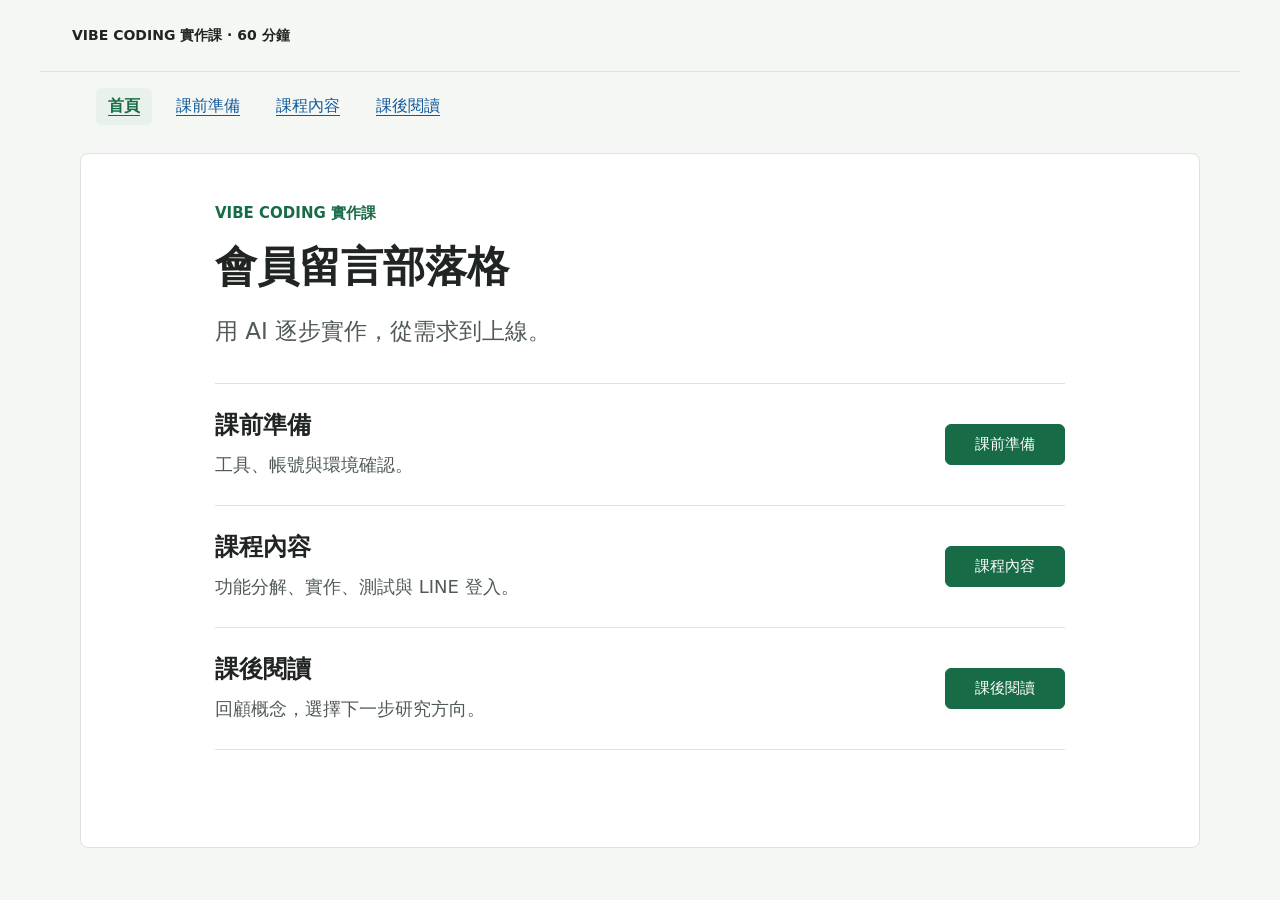
<file: index.html>
<!doctype html>
<html lang="zh-Hant">
<head>
<meta charset="utf-8">
<meta name="viewport" content="width=device-width,initial-scale=1">
<title>首頁 · 用 Vibe Coding 做出會員留言部落格</title>
<link rel="stylesheet" href="assets/styles.css">
</head>
<body class="home-view">
<header><span>VIBE CODING 實作課 · 60 分鐘</span></header>

<nav class="site-nav" aria-label="課程導覽"><a href="index.html" aria-current="page">首頁</a><a href="preparation.html">課前準備</a><a href="course.html">課程內容</a><a href="reading.html">課後閱讀</a></nav>

<main>

<section class="slide active" id="home">
<div class="label">VIBE CODING 實作課</div>

<h1>會員留言部落格</h1>

<p class="lead">用 AI 逐步實作，從需求到上線。</p>

<div class="grid three">
<div class="block">
<h3>課前準備</h3>

<p>工具、帳號與環境確認。</p>
<a class="section-link" href="preparation.html">課前準備</a></div>

<div class="block">
<h3>課程內容</h3>

<p>功能分解、實作、測試與 LINE 登入。</p>
<a class="section-link" href="course.html">課程內容</a></div>

<div class="block">
<h3>課後閱讀</h3>

<p>回顧概念，選擇下一步研究方向。</p>
<a class="section-link" href="reading.html">課後閱讀</a></div>
</div>
</section>

</main>

</body>
</html>
</file>
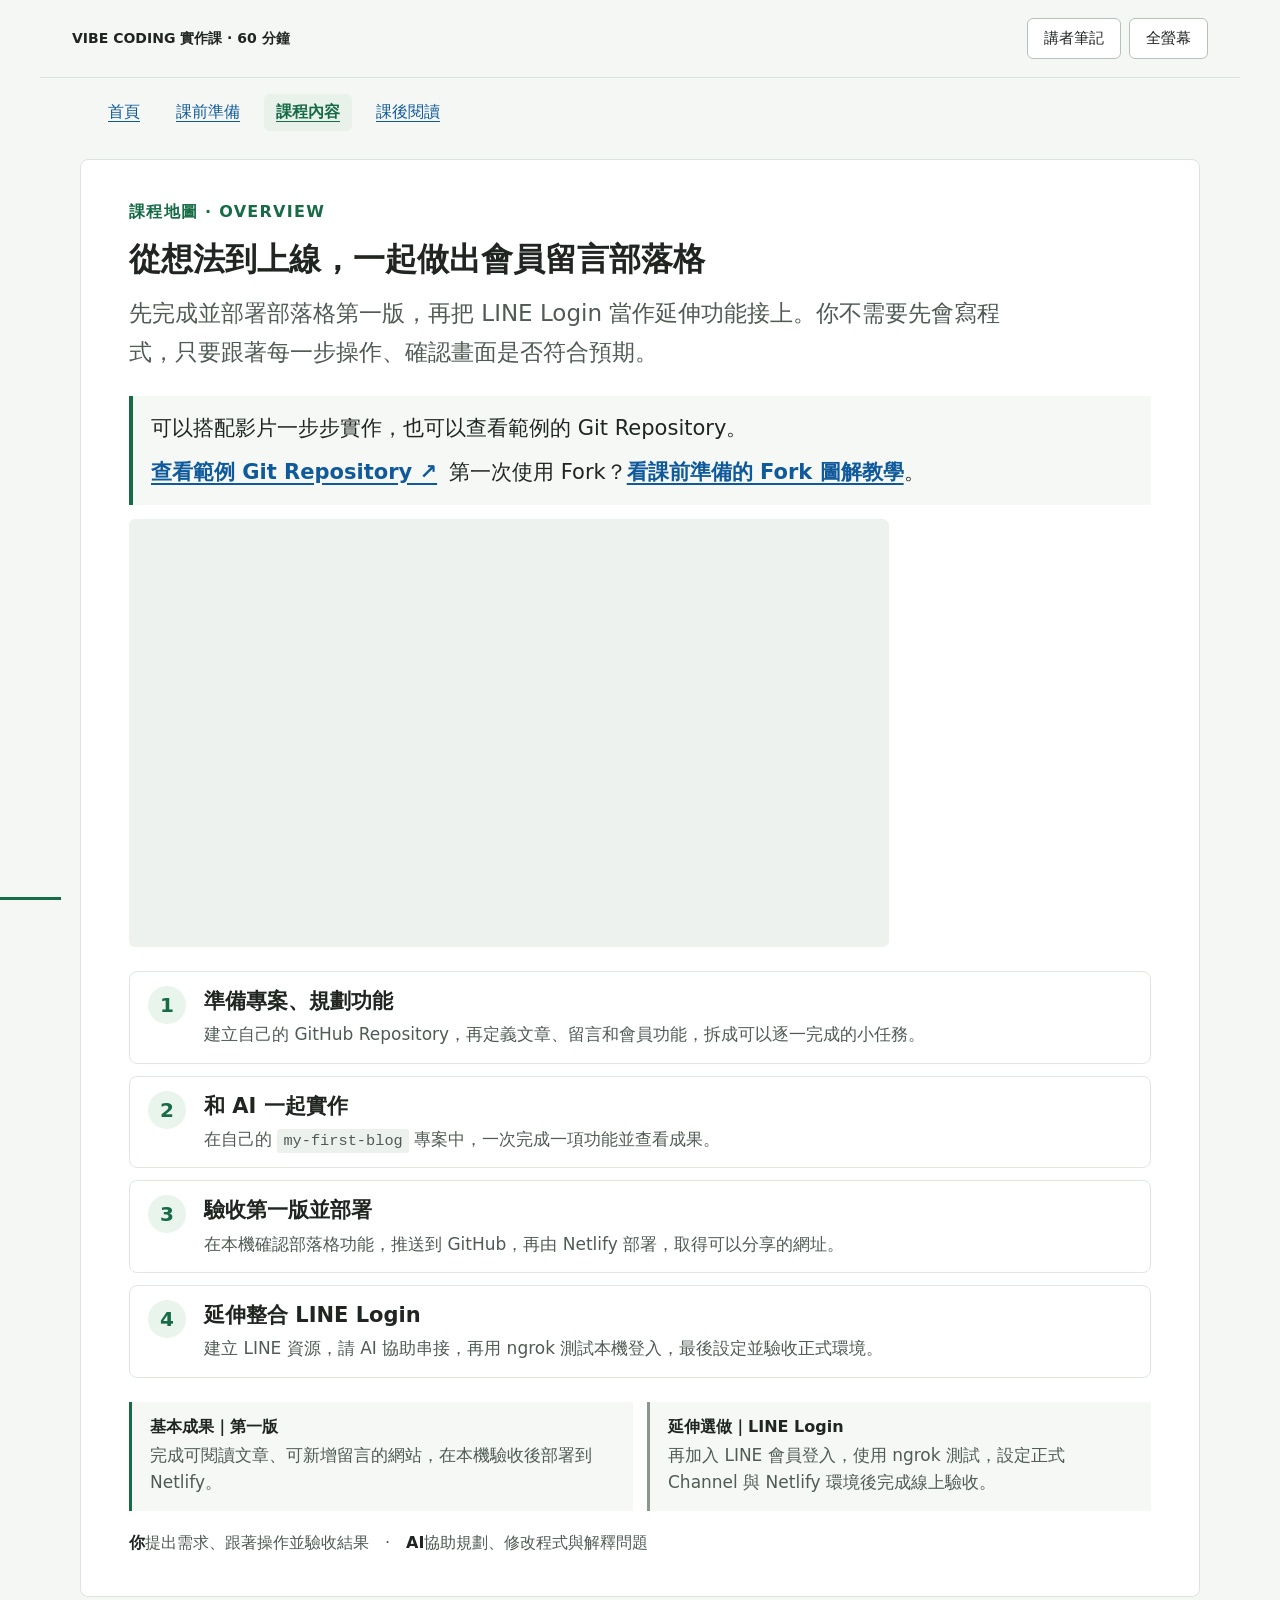
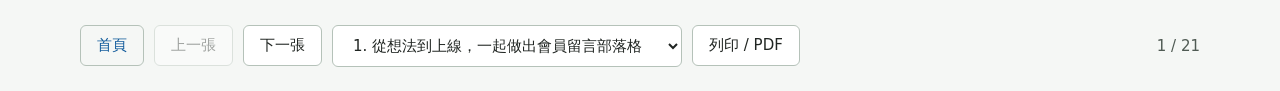
<file: course.html>
<!doctype html>
<html lang="zh-Hant">
<head>
<meta charset="utf-8">
<meta name="viewport" content="width=device-width,initial-scale=1">
<title>課程內容 · 用 Vibe Coding 做出會員留言部落格</title>
<link rel="stylesheet" href="assets/styles.css">
<script src="assets/slides.js" defer></script>
<script src="assets/diagrams.js" defer></script>
</head>
<body >
<header><span>VIBE CODING 實作課 · 60 分鐘</span>
<div><button id="notes" aria-pressed="false">講者筆記</button> <button id="fullscreen">全螢幕</button></div>
</header>

<nav class="site-nav" aria-label="課程導覽"><a href="index.html">首頁</a><a href="preparation.html">課前準備</a><a href="course.html" aria-current="page">課程內容</a><a href="reading.html">課後閱讀</a></nav>

<main>

<section class="slide course-overview">
<p class="overview-kicker">課程地圖 · Overview</p>
<h2>從想法到上線，一起做出會員留言部落格</h2>
<p class="lead">先完成並部署部落格第一版，再把 LINE Login 當作延伸功能接上。你不需要先會寫程式，只要跟著每一步操作、確認畫面是否符合預期。</p>
<div class="overview-learning">
<p>可以搭配影片一步步實作，也可以查看範例的 Git Repository。</p>
<p><a href="https://github.com/mozTheFuzz/my-first-blog" target="_blank" rel="noopener noreferrer">查看範例 Git Repository ↗</a><span>第一次使用 Fork？<a href="preparation.html#slide-3">看課前準備的 Fork 圖解教學</a>。</span></p>
</div>
<div class="overview-video"><div class="video-frame"><iframe src="https://www.youtube-nocookie.com/embed/oSxdpXBNtyA" title="Vibe Coding 實戰：從部落格到上線" loading="lazy" referrerpolicy="strict-origin-when-cross-origin" allow="accelerometer; autoplay; clipboard-write; encrypted-media; gyroscope; picture-in-picture; web-share" allowfullscreen></iframe></div></div>

<div class="overview-route" aria-label="課程四個階段">
<article class="overview-stage">
<span class="overview-number">1</span>
<div><h3>準備專案、規劃功能</h3><p>建立自己的 GitHub Repository，再定義文章、留言和會員功能，拆成可以逐一完成的小任務。</p></div>
</article>
<article class="overview-stage">
<span class="overview-number">2</span>
<div><h3>和 AI 一起實作</h3><p>在自己的 <code>my-first-blog</code> 專案中，一次完成一項功能並查看成果。</p></div>
</article>
<article class="overview-stage">
<span class="overview-number">3</span>
<div><h3>驗收第一版並部署</h3><p>在本機確認部落格功能，推送到 GitHub，再由 Netlify 部署，取得可以分享的網址。</p></div>
</article>
<article class="overview-stage">
<span class="overview-number">4</span>
<div><h3>延伸整合 LINE Login</h3><p>建立 LINE 資源，請 AI 協助串接，再用 ngrok 測試本機登入，最後設定並驗收正式環境。</p></div>
</article>
</div>

<div class="overview-outcomes">
<div><strong>基本成果｜第一版</strong><p>完成可閱讀文章、可新增留言的網站，在本機驗收後部署到 Netlify。</p></div>
<div><strong>延伸選做｜LINE Login</strong><p>再加入 LINE 會員登入，使用 ngrok 測試，設定正式 Channel 與 Netlify 環境後完成線上驗收。</p></div>
</div>
<p class="overview-roles"><strong>你</strong>提出需求、跟著操作並驗收結果　·　<strong>AI</strong>協助規劃、修改程式與解釋問題</p>
<aside class="note">先用這一頁說明整體路線與基本／延伸成果，提醒學員不必先懂所有技術名詞；每一階段都會跟著操作。</aside>
</section>

<section class="slide" id="course">
<h2 class="visually-hidden">同一個部落格，兩種視角</h2>
<figure class="course-illustration">
<a href="assets/images/user-engineer-perspectives.webp" target="_blank" rel="noopener noreferrer" aria-label="開啟使用者與工程師視角圖解原圖">
<img src="assets/images/user-engineer-perspectives.webp" width="1200" height="800" loading="lazy" decoding="async" alt="同一個部落格，兩種視角。使用者怎麼用：1 看文章、2 LINE 登入、3 發表留言。工程師怎麼做：1 規劃功能、2 建立會員、3 實作與測試留言、4 串接 LINE 登入。使用者在意好不好用，工程師負責讓功能運作。">
</a>
<figcaption>點圖可放大查看。我們用 AI，把使用者的需求一步步變成可以操作的網站。</figcaption>
</figure>
<aside class="note">先展示成品，再切換到工程師視角。左邊是使用順序，右邊是開發順序，兩邊不是逐項對應。會員先用測試身分驗證，再串接 LINE 登入。</aside>
</section>

<section class="slide">
<h2 class="visually-hidden">三個工具，把網站做出來</h2>
<figure class="course-illustration">
<a href="assets/images/workshop-tools-flow.webp" target="_blank" rel="noopener noreferrer" aria-label="開啟三個工具流程圖原圖">
<img src="assets/images/workshop-tools-flow.webp" width="1200" height="800" loading="lazy" decoding="async" alt="三個工具，把網站做出來。Antigravity：撰寫與編輯，和 AI 一起修改網站。接著 GitHub：紀錄與版本控制，保存每一次修改。最後 Netlify：部署與整合，讓網站上線並分享。流程：修改網站、保存版本、發佈上線。">
</a>
<figcaption>點圖可放大查看。用 Antigravity 修改網站，透過 Git 保存版本並推送至 GitHub，再由已連接專案的 Netlify 部署上線。</figcaption>
</figure>
<aside class="note">課堂先帶四個操作：開啟專案資料夾、描述需求、預覽成果、提出具體修改。完整留言與登入也需要資料庫及 LINE Login channel；講師應課前準備好設定與可部署的起始專案，或給同步實作同學設定指引。Git 本身沒有帳號。</aside>
</section>

<section class="slide">
<h2>建立一個新的 Git Repository</h2>
<p class="lead">Repository（專案倉庫）是放程式檔案、記錄每次修改的地方。這裡要建立自己的新專案，和前面的 Fork 課程範例是不同的事。</p>
<h3>1. 從 GitHub 選擇 New repository</h3>
<ol><li>登入 GitHub，點右上角的 <strong>＋</strong>。</li><li>在選單中點 <strong>New repository</strong>。</li></ol>
<figure class="repo-screenshot">
<a href="assets/images/github-new-repository-menu.png" target="_blank" rel="noopener noreferrer" aria-label="放大查看 GitHub 新增 Repository 選單截圖">
<img src="assets/images/github-new-repository-menu.png" width="1050" height="682" alt="GitHub 右上角加號選單，New repository 項目反白顯示。">
</a>
<figcaption>圖 1：點右上角「＋」，再選「New repository」。點圖可放大。</figcaption>
</figure>
<h3>2. 填寫 Repository 設定</h3>
<ol>
<li><strong>Owner：</strong>選擇你自己的 GitHub 帳號。</li>
<li><strong>Repository name：</strong>輸入 <code>my-first-blog</code>。</li>
<li><strong>Description：</strong>輸入 <code>my first blog</code>（可選填）。</li>
<li><strong>Choose visibility：</strong>選 <strong>Public</strong>，方便課程後續部署到 Netlify。公開代表其他人能看見程式碼，請勿放密碼或金鑰。</li>
<li><strong>Add README、Add .gitignore、Add license：</strong>依截圖保留預設（README 關閉、No .gitignore、No license）。</li>
<li>按右下角 <strong>Create repository</strong>。</li>
</ol>
<figure class="repo-screenshot">
<a href="assets/images/github-new-repository-form.png" target="_blank" rel="noopener noreferrer" aria-label="放大查看 GitHub 新增 Repository 設定表單截圖">
<img src="assets/images/github-new-repository-form.png" width="1574" height="1579" alt="GitHub 建立 Repository 表單範例：Owner mozTheFuzz、Repository name my-first-blog、Description my first blog、Public、Add README 關閉、No .gitignore、No license，右下角 Create repository 按鈕。">
</a>
<figcaption>圖 2：照表單填寫。Owner 要改選你自己的帳號；Repository name 與 Description 可依課堂範例填寫。點圖可放大。</figcaption>
</figure>
<p class="check">完成條件：GitHub 開啟新建好的 <code>my-first-blog</code> 專案頁，網址格式為 <code>github.com/你的帳號/my-first-blog</code>。</p>
<aside class="note">截圖中的 mozTheFuzz 是範例帳號，請使用自己的 Owner。新建空 Repository 之後，課堂再把本機專案連上它。</aside>
</section>

<section class="slide">
<h2>一個讓會員註冊、留言的部落格</h2>

<p class="lead">所有人可以閱讀文章，會員登入後可以發表留言。</p>

<ol>
<li><strong>部落格定義</strong>：文章、閱讀、留言</li>
<li><strong>會員定義</strong>：註冊、登入、權限</li>
<li><strong>測試</strong>：確認資料與功能</li>
<li><strong>LINE Login</strong>：接入真實身分</li>
</ol>

<div class="prompt"><b>今天的完成條件</b>文章能閱讀、留言能保存、留言能辨識作者，最後使用 LINE 登入完成留言。</div>

<aside class="note">建議節奏：視角與工具 8 分鐘、需求分解 5 分鐘、部落格 15 分鐘、會員 12 分鐘、測試 8 分鐘、LINE 串接 12 分鐘。部署穿插在實作中。這是使用準備好起始專案的示範安排。</aside>
</section>

<section class="slide">
<h2 class="visually-hidden">先定義網站需要做什麼</h2>
<figure class="course-illustration">
<a href="assets/images/blog-feature-circles.webp" target="_blank" rel="noopener noreferrer" aria-label="開啟三大功能關係圖原圖">
<img src="assets/images/blog-feature-circles.webp" width="1200" height="800" loading="lazy" decoding="async" alt="三個大圓圈彼此以雙向箭頭連接。文章功能：文章列表、文章內容頁、標題、摘要與內容、文章內文編輯器。留言功能：閱讀留言、新增留言、刪除自己的留言。會員流程：首次登入建立會員、登入與登出、登入後才能留言、只能刪除自己的留言。">
</a>
<figcaption>三大功能彼此關聯：文章承載留言，會員決定留言與刪除權限。點圖可放大查看。</figcaption>
</figure>
<aside class="note">先完成文章列表、文章內容頁與文章內文編輯器，確認每篇文章有標題、摘要與內容。留言與會員功能稍後接入。</aside>
</section>

<section class="slide">
<h2>怎麼拆解成任務？</h2>
<p class="lead">從 1 到 6，由上往下做。完成一項、確認結果，再進入下一項。</p>
<ol class="task-roadmap" role="list" aria-label="由上到下的六項實作任務">
<li class="task-card task-card--article">
<span class="task-number" aria-hidden="true">01</span>
<div class="task-content">
<span class="task-category">文章功能</span>
<h3>文章列表與內容頁</h3>
<p>每篇文章包含標題、摘要與內容；列表顯示標題與摘要。</p>
<p class="task-done"><strong>✓ 完成條件</strong>　點擊列表中的文章，能閱讀完整內文。</p>
</div>
</li>
<li class="task-card task-card--article">
<span class="task-number" aria-hidden="true">02</span>
<div class="task-content">
<span class="task-category">文章功能</span>
<h3>文章內文編輯器</h3>
<p>加入可以編輯並儲存文章內容的編輯器。</p>
<p class="task-done"><strong>✓ 完成條件</strong>　儲存後重新開啟文章，能看到修改結果。</p>
</div>
</li>
<li class="task-card task-card--comment">
<span class="task-number" aria-hidden="true">03</span>
<div class="task-content">
<span class="task-category">留言功能</span>
<h3>閱讀與新增留言</h3>
<p>每篇文章有自己的留言區，先用測試會員新增留言。</p>
<p class="task-done"><strong>✓ 完成條件</strong>　重新整理後，仍能讀到該篇文章已保存的留言。</p>
</div>
</li>
<li class="task-card task-card--member">
<span class="task-number" aria-hidden="true">04</span>
<div class="task-content">
<span class="task-category">會員流程</span>
<h3>建立會員、登入與登出</h3>
<p>首次登入建立會員，再次登入找到同一位會員。</p>
<p class="task-done"><strong>✓ 完成條件</strong>　會員不會重複建立；登出後回到未登入狀態。</p>
</div>
</li>
<li class="task-card task-card--member">
<span class="task-number" aria-hidden="true">05</span>
<div class="task-content">
<span class="task-category">會員流程</span>
<h3>限制留言資格</h3>
<p>未登入時提示登入，登入後才能新增留言。</p>
<p class="task-done"><strong>✓ 完成條件</strong>　登出後再次送出留言，後端也會拒絕。</p>
</div>
</li>
<li class="task-card task-card--comment">
<span class="task-number" aria-hidden="true">06</span>
<div class="task-content">
<span class="task-category">留言功能</span>
<h3>刪除自己的留言</h3>
<p>會員可以刪除自己發表的留言。</p>
<p class="task-done"><strong>✓ 完成條件</strong>　換成另一位會員，即使直接送出刪除請求，也不能刪除別人的留言。</p>
</div>
</li>
</ol>
</section>

<section class="slide">
<h2>這六個任務，畫面、規則與資料怎麼配合？</h2>
<p class="lead">對照上一頁的任務編號，看看每個功能需要哪些部分一起完成。</p>
<div class="task-table-wrap" role="region" aria-label="任務與前端、後端、資料庫的分工對照" tabindex="0">
<table class="task-responsibilities">
<thead><tr><th scope="col">對應任務</th><th scope="col">前端：畫面與操作</th><th scope="col">後端：處理規則</th><th scope="col">資料庫：保存資料</th></tr></thead>
<tbody>
<tr><th scope="row"><span class="task-ref task-ref--article">01–02 文章</span></th><td>文章列表、內容頁、編輯器</td><td>處理文章讀取與儲存</td><td>標題、摘要、內文</td></tr>
<tr><th scope="row"><span class="task-ref task-ref--comment">03 新增留言</span></th><td>留言區、輸入框、送出按鈕</td><td>檢查留言內容與登入身分</td><td>留言內容、作者、所屬文章與時間</td></tr>
<tr><th scope="row"><span class="task-ref task-ref--member">04–05 會員與權限</span></th><td>登入／登出按鈕、提示訊息</td><td>確認身分，判斷是否能留言</td><td>會員資料</td></tr>
<tr><th scope="row"><span class="task-ref task-ref--comment">06 刪除留言</span></th><td>刪除按鈕、操作結果</td><td>確認是不是留言作者</td><td>刪除對應留言</td></tr>
</tbody>
</table>
</div>
<figure class="responsibility-diagram">
<div class="mermaid-output" role="img" aria-label="前端按下按鈕並送出請求，後端檢查權限。通過後更新資料庫，回傳結果讓前端顯示；不通過則拒絕操作，前端顯示提示。"></div>
<script type="text/plain" class="mermaid-source">
flowchart TD
    A["前端：使用者按下按鈕"] -->|送出請求| B{"後端：權限是否通過？"}
    B -->|通過| C[("資料庫：儲存或刪除資料")]
    C --> D["後端：回傳處理結果"]
    D --> E["前端：更新畫面"]
    B -->|不通過| F["後端：拒絕操作"]
    F --> G["前端：顯示登入或權限提示"]
    classDef frontend fill:#edf7ef,stroke:#176b46,color:#202522
    classDef backend fill:#edf6fc,stroke:#226b9b,color:#202522
    classDef database fill:#fff7df,stroke:#856015,color:#202522
    class A,E,G frontend
    class B,D,F backend
    class C database
</script>
<figcaption>按下按鈕不代表一定能操作；權限不通過，就不會修改資料庫。</figcaption>
<p class="diagram-fallback">前端按下按鈕 → 後端檢查權限 → 通過後更新資料庫 → 回傳結果、更新畫面。若權限不通過，拒絕操作並顯示提示。</p>
</figure>
<aside class="note">沿用上一頁的任務編號與配色：綠色是文章、藍色是留言、黃色是會員。任務 03 可先用開發測試會員驗證，任務 04–05 接通正式會員與權限。留言只存在本機瀏覽器不等於共用資料庫；僅隱藏刪除按鈕也不能取代後端權限檢查。</aside>
</section>



<section class="slide">
<h2>Vibe Coding 吧！</h2>
<p class="lead">在新的 <code>my-first-blog</code> 資料夾開始，跟 AI 一次完成一個任務。</p>
<h3>先開啟今天的實作資料夾</h3>
<ol>
<li>在桌面新增一個<strong>空資料夾</strong>，命名為 <code>my-first-blog</code>。請放在 <code>blog-class</code> 旁邊，不要放進它裡面。</li>
<li>在 Antigravity 選 <strong>Open Folder／開啟資料夾</strong>，選取 <code>my-first-blog</code>。</li>
<li>確認檔案側欄顯示 <code>my-first-blog</code>，開啟新的 AI 對話，再貼下方 Prompt。</li>
</ol>
<p class="check">課前的 <code>blog-class</code> 留作練習紀錄；GitHub 上 Fork 的課程教材用來驗收帳號。今天的新資料夾稍後會連到你建立的 <code>my-first-blog</code> Repository。</p>
<div class="prompt"><b>貼上後，接著做什麼？</b>先看 AI 提出的計畫，確認後回覆：「先做任務 1，完成後告訴我怎麼開啟並驗收。」確認文章能開啟，再請它做下一項。</div>
<p class="check">工具延伸：<a href="reading.html#slide-2">Agent Skills 與 Claude Code（課後選讀）</a>。</p>
<div class="prompt vibe-prompt">
<p>複製以下 Markdown Prompt，貼到 Antigravity 的 AI 對話：</p>
<pre class="markdown-prompt"><code>## 給 AI 的完整需求

### 除錯與修改原則

- 遇到非預期行為，先找出根本原因並附證據，確認後再修改，不做嘗試性修改。
- 一次只做一個修改並驗證；沒效就先還原，再試下一個，不可疊加。
- 每個保留的修改都要能證明必要（拿掉會重現問題），否則移除。
- 每個任務完成時逐檔列出修改與理由，與任務無關的修改要標示。
- 不用部署設定（netlify.toml 等）繞過本機工具的問題；非改不可先問我。

### 專案起點

目前開啟的是新的空資料夾 `my-first-blog`，請在這裡建立專案。先提出技術選擇與六個任務的計畫，等我確認後才開始任務 1；開始任務 1 前，先在這個專案資料夾執行 `git init -b main`；每項驗收後等我確認，再做下一項。
請提供安裝依賴與 `npm run dev` 啟動步驟，並設定對應的 dev 指令。建立 `.gitignore` 排除 `node_modules/`、`.env` 和 `.env.*`，只允許沒有真實秘密值的 `.env.example` 作為範本。

我要實作一個可以讓會員留言的部落格功能，共有三大功能：

### 三大功能

1. **文章功能：**文章列表、文章內容頁；每篇文章有標題、摘要與內容；提供文章內文編輯器。
2. **留言功能：**閱讀留言、新增留言、刪除自己的留言。
3. **會員流程：**首次登入建立會員、登入與登出、登入後才能留言、只能刪除自己的留言。

### 部署條件

這個網站先在本地端測試，之後會部署到 Netlify。我不想串接額外服務；請選用能搭配 Netlify 的前端、後端與資料庫。

請依照以下順序，把任務詳細拆解並逐一實作。每完成一項，先說明修改內容與驗收方式；確認完成條件後再進行下一項，不要一次跳過多個任務。

### 任務 1｜文章列表與內容頁

- 每篇文章包含標題、摘要與內容；文章列表顯示標題與摘要。
- 完成條件：點擊列表中的文章，能閱讀完整內文，並能返回列表。

### 任務 2｜文章內文編輯器

- 提供編輯文章標題、摘要與內文的方式，並能儲存修改。
- 完成條件：儲存後重新開啟文章，能看到最新內容。

### 任務 3｜閱讀與新增留言

- 每篇文章有自己的留言區，能閱讀留言並新增留言。
- 完成條件：留言屬於正確文章，儲存後仍能讀取。

### 任務 4｜會員建立、登入與登出

- 首次登入時建立會員，再次登入時辨識為同一位會員；提供登出功能。
- 完成條件：會員不會重複建立，登出後登入狀態結束。

### 任務 5｜只有登入會員能留言

- 未登入使用者不能新增留言；登入會員才能留言。
- 完成條件：未登入時後端拒絕留言並提示登入，不能只靠隱藏畫面按鈕阻擋。

### 任務 6｜會員只能刪除自己的留言

- 提供刪除本人留言的功能，後端要檢查留言作者。
- 完成條件：留言作者可以刪除；其他會員即使直接送出刪除請求也會被拒絕。

### 實作原則

先檢查目前資料夾；空資料夾先依我確認的計畫建立專案，已有內容則沿用現有技術。每一項完成後，告訴我如何操作驗收；遇到不確定的設計，先提出問題，不要自行假設。請勿將密碼、金鑰等秘密寫入前端程式碼。
</code></pre>
</div>
<aside class="note">帶學員先貼上需求，請 AI 回覆任務計畫；再從任務 1 開始逐項實作與驗收。若課堂時間有限，可由講師逐項複製單一任務，示範「提出需求 → 查看修改 → 驗收 → 修正」。</aside>
</section>

<section class="slide workflow-slide">
<h2>本地端 vs 雲端</h2>
<div class="workflow-switch" role="group" aria-label="選擇閱讀方式">
<span>閱讀方式</span>
<button type="button" data-workflow-mode="agent" aria-pressed="true">Agent Friendly</button>
<button type="button" data-workflow-mode="manual" aria-pressed="false">手動執行</button>
</div>
<div class="agent-friendly">
<p class="agent-label">交給 Agent 的任務</p>
<p class="agent-hint">複製這段內容，貼給你的 AI Agent 協助完成本頁目標：</p>
<figure class="course-illustration local-cloud-illustration">
<a href="assets/images/local-vs-cloud.webp" target="_blank" rel="noopener noreferrer" aria-label="放大查看本地測試與雲端部署圖">
<img src="assets/images/local-vs-cloud.webp" width="1200" height="800" loading="lazy" decoding="async" alt="先在本地測試，再部署到雲端。本地端是自己的電腦，使用 npm run dev 開發、預覽和修改，只有這台電腦看得到。完成後部署到 Netlify 雲端，取得網址後可以分享給別人。">
</a>
<figcaption>先在自己的電腦測試，確認後再部署到雲端分享。</figcaption>
</figure>
<pre class="agent-prompt"><code>請先檢查這個專案的 package.json 與資料夾結構，告訴我如何在本機啟動網站、會看到哪個網址，以及如何停止。若沒有 dev 指令，先說明原因與建議，不要擅自改部署設定或猜測架構。</code></pre>
</div>
<div class="manual-execution">

<p class="lead">先在自己的電腦試做與修改，再把完成的網站部署到網路上。</p>
<figure class="course-illustration local-cloud-illustration">
<a href="assets/images/local-vs-cloud.webp" target="_blank" rel="noopener noreferrer" aria-label="放大查看本地端與雲端對照圖">
<img src="assets/images/local-vs-cloud.webp" width="1200" height="800" loading="lazy" decoding="async" alt="先在本地測試，再部署到雲端。本地端是自己的電腦，使用 npm run dev 開發、預覽和修改，只有這台電腦看得到。完成後部署到 Netlify 雲端，取得網址後可以分享給別人。">
</a>
<figcaption>本地端適合開發與測試；完成後再部署到 Netlify，取得網址分享。</figcaption>
</figure>
<h3>在本地端啟動網站</h3>
<ol>
<li>用 Antigravity 開啟桌面上的 <code>my-first-blog</code>。先依 AI 說明完成依賴安裝；若它指定 <code>npm install</code>，等安裝完成再繼續。</li>
<li>開啟這個資料夾的終端機（Terminal），輸入：</li>
</ol>
<pre class="command-line"><code>npm run dev</code></pre>
<ol start="3"><li>等終端機顯示本地網址（通常以 <code>http://localhost:</code> 開頭），按住 Command／Ctrl 再點網址，或複製到瀏覽器開啟。</li><li>要停止網站時，回到終端機按 <code>Ctrl + C</code>。</li></ol>
<p class="check">完成條件：能開啟本機網址，看到自己的部落格，並完成目前任務的操作驗收。下一頁再把版本推送到 GitHub。</p>
<p class="check">如果出現「missing script: dev」，代表這個專案沒有設定啟動指令；把訊息交給 AI，請它檢查專案設定並告訴你正確啟動方式。</p>
</div>
<aside class="note">「本地端」是自己的電腦，「雲端」是連上網路後可分享的部署環境。npm run dev 需在有 dev 指令的專案資料夾執行；各專案實際顯示的本地網址與連接埠可能不同。</aside>
</section>

<section class="slide workflow-slide">
<h2>第一次把專案推送到 GitHub</h2>
<div class="workflow-switch" role="group" aria-label="選擇閱讀方式">
<span>閱讀方式</span>
<button type="button" data-workflow-mode="agent" aria-pressed="true">Agent Friendly</button>
<button type="button" data-workflow-mode="manual" aria-pressed="false">手動執行</button>
</div>
<div class="agent-friendly">
<p class="agent-label">交給 Agent 的任務</p>
<p class="agent-hint">複製這段內容，貼給你的 AI Agent 協助完成本頁目標：</p>
<pre class="agent-prompt"><code>請先檢查目前資料夾、Git 狀態、分支、遠端 Repository，以及 .gitignore。列出準備推送的檔案，確認沒有 .env、金鑰或其他秘密；先不要 stage、commit 或 push，等我確認後再帶我完成並驗證 GitHub 上的版本。</code></pre>
</div>
<div class="manual-execution">

<p class="lead">把電腦裡的 <code>my-first-blog</code>，連到你先前建立的同名 GitHub Repository。以下指令逐行執行，每行按 Enter。</p>
<h3>1. 確認位置，開始記錄版本</h3>
<p>在 Antigravity 開啟 <code>my-first-blog</code>，選 <strong>Terminal → New Terminal</strong>，確認終端機路徑最後是 <code>my-first-blog</code>。若同一個終端機正在跑網站，先按 <code>Ctrl + C</code> 停止。</p>
<pre class="command-line"><code>git init -b main
git status</code></pre>
<p class="check">新專案應顯示 <code>On branch main</code>。若 AI 已初始化 Git，先用 <code>git branch --show-current</code> 確認分支，後面推送時使用這個名稱。</p>
<h3>2. 設定這個專案的提交者</h3>
<p>把引號內的示範文字換成自己的名字，以及 GitHub Settings → Emails 中已驗證的信箱或 GitHub 提供的 noreply 信箱。這是修改紀錄的署名，不是登入密碼。</p>
<pre class="command-line"><code>git config user.name "你的名字"
git config user.email "你的 GitHub 提交信箱"</code></pre>
<h3>3. 檢查檔案，提交第一個版本</h3>
<p>確認專案中的 <code>.gitignore</code> 包含以下規則；已有其他規則時保留它們：</p>
<pre class="command-line"><code>node_modules/
.env
.env.*
!.env.example</code></pre>
<p><code>.env.example</code> 只能放欄位名稱與示範值。接著檢查這次要提交的檔案：</p>
<pre class="command-line"><code>git add .
git diff --cached --name-only</code></pre>
<p class="check">清單應是網站程式檔案；若看見 <code>.env</code>、真實金鑰檔或 <code>node_modules</code>，先停下來請 AI／講師協助排除，確認後再提交。</p>
<pre class="command-line"><code>git commit -m "完成第一版"</code></pre>
<h3>4. 連接自己的 GitHub Repository</h3>
<p>開啟自己的 <code>my-first-blog</code> Repository，從 <strong>Quick setup → HTTPS</strong> 複製網址。若已有檔案，從 <strong>Code → HTTPS</strong> 複製。將下面整段範例網址替換成自己的：</p>
<pre class="command-line"><code>git remote add origin https://github.com/YOUR-USERNAME/my-first-blog.git
git remote -v</code></pre>
<p class="check">成功時會顯示 <code>origin</code>，以及自己的 <code>my-first-blog.git</code> 網址。若出現 <code>remote origin already exists</code>，先用 <code>git remote -v</code> 查看；網址正確就跳過新增，不正確請講師協助確認。</p>
<h3>5. 推送並完成 GitHub 授權</h3>
<pre class="command-line"><code>git push -u origin main</code></pre>
<p>若分支名稱不是 <code>main</code>，換成第 1 步確認的名稱。若出現登入視窗，選瀏覽器登入，確認是自己的 GitHub 帳號並完成授權，再回到終端機。</p>
<details class="lesson-help"><summary>沒有登入視窗，或顯示驗證失敗？</summary>
<p>瀏覽器已登入 GitHub，不代表終端機也已授權。可以用 GitHub CLI 完成瀏覽器授權：</p>
<ol><li>依 <a href="https://github.com/cli/cli#installation" target="_blank" rel="noopener noreferrer">GitHub CLI 官方安裝說明</a>選擇 Windows 或 macOS 安裝方式。完成後重新開啟終端機。</li><li>執行 <code>gh --version</code>，確認顯示版本，再輸入：</li></ol>
<pre class="command-line"><code>gh auth login</code></pre>
<p>依序選 <strong>GitHub.com → HTTPS → 同意讓 Git 使用這次授權 → Login with a web browser</strong>，依提示在瀏覽器完成驗證，再執行：</p>
<pre class="command-line"><code>gh auth setup-git
git push -u origin main</code></pre>
<p class="check">不要把 GitHub 帳號密碼當成 Git HTTPS 密碼輸入。<a href="https://docs.github.com/en/get-started/git-basics/caching-your-github-credentials-in-git" target="_blank" rel="noopener noreferrer">GitHub：終端機授權說明</a>。</p>
</details>
<h3>6. 回到 GitHub 確認</h3>
<p>重新整理自己的 Repository，應看到網站檔案與剛才的「完成第一版」提交紀錄。確認成功後，才進入下一頁連接 Netlify。</p>
<details class="lesson-help"><summary>推送被拒絕，或找不到 Repository？</summary><p>先核對 <code>git remote -v</code> 的帳號、專案名稱與自己的登入帳號。若出現 <code>rejected</code> 或 <code>fetch first</code>，遠端可能已有其他提交；保留錯誤畫面請講師協助整合，不要強制推送。</p></details>
<div class="prompt"><b>之後更新，只要提交並推送</b><pre class="command-line"><code>git add .
git diff --cached --name-only
git commit -m "說明這次修改"
git push</code></pre>每次先確認提交清單。已設定好遠端與追蹤分支後，不必重做第一次設定。</div>
<p class="check">參考：<a href="https://docs.github.com/en/migrations/importing-source-code/using-the-command-line-to-import-source-code/adding-locally-hosted-code-to-github" target="_blank" rel="noopener noreferrer">GitHub：將本機專案推送到 GitHub</a>。</p>
</div></section>


<section class="slide">
<h2>串連到 Netlify</h2>

<p class="lead">把 GitHub Repository 交給 Netlify，之後推送新版本，就能自動重新部署網站。</p>

<h3>1. 開始新增 Netlify 專案</h3>
<p>登入 Netlify，在專案頁點 <strong>Add new project</strong>。</p>
<figure class="repo-screenshot netlify-screenshot">
<a href="assets/images/netlify-add-project.png" target="_blank" rel="noopener noreferrer"><img src="assets/images/netlify-add-project.png" width="706" height="282" alt="Netlify Projects 頁面的 Add new project 按鈕。"></a>
<figcaption>圖 1：點選 Add new project。點圖可放大。</figcaption>
</figure>

<h3>2. 選擇從 Git Repository 匯入</h3>
<p>在新增專案方式中，選 <strong>Import a Git repository</strong>，再選 <strong>GitHub</strong>。</p>
<figure class="repo-screenshot netlify-screenshot">
<a href="assets/images/netlify-import-github.png" target="_blank" rel="noopener noreferrer"><img src="assets/images/netlify-import-github.png" width="588" height="260" alt="Netlify Import a Git repository 頁面上的 GitHub 選項。"></a>
<figcaption>圖 2：選擇 GitHub 作為程式碼來源。</figcaption>
</figure>

<h3>3. 找到剛建立的 Repository</h3>
<p>確認選對自己的 GitHub Owner，在搜尋欄輸入 <code>my-first-blog</code>，再點選該 Repository。</p>
<figure class="repo-screenshot netlify-screenshot">
<a href="assets/images/netlify-select-repository.png" target="_blank" rel="noopener noreferrer"><img src="assets/images/netlify-select-repository.png" width="2048" height="596" alt="Netlify 選擇 GitHub Repository 的畫面，搜尋 my-first，結果顯示 my-first-blog。"></a>
<figcaption>圖 3：選擇自己帳號底下的 my-first-blog。圖中的 mozTheFuzz 是示範帳號，請改選自己的 Owner。</figcaption>
</figure>

<h3>4. 確認專案設定並部署</h3>
<ol>
<li><strong>Team：</strong>選擇課堂指定或自己要使用的 Netlify Team。</li>
<li><strong>Project name：</strong>設定一個可用的名稱；這會影響 Netlify 網址。</li>
<li><strong>Branch to deploy：</strong>先選 <code>main</code>，若你的程式放在其他分支，就選該分支。</li>
<li><strong>Build settings：</strong>確認建置命令與 Publish directory。若不確定，先沿用 Netlify 偵測的設定或請講師協助，不要猜填。</li>
<li>往下找到部署按鈕，點選開始部署。</li>
</ol>
<figure class="repo-screenshot netlify-screenshot">
<a href="assets/images/netlify-configure-deploy.png" target="_blank" rel="noopener noreferrer"><img src="assets/images/netlify-configure-deploy.png" width="2048" height="1205" alt="Netlify 設定 my-first-blog 部署的畫面，包含 Team、Project name、Branch to deploy、Build settings 與網站摘要。"></a>
<figcaption>圖 4：檢查 Team、專案名稱、部署分支和建置設定，再開始部署。畫面下方還有更多設定。</figcaption>
</figure>

<h3>5. 等待部署完成，開啟網站</h3>
<p>Netlify 會顯示建置或部署進度。等待狀態變成成功，再點專案提供的網站網址，確認頁面能正常開啟。</p>
<figure class="repo-screenshot netlify-screenshot">
<a href="assets/images/netlify-project-progress.png" target="_blank" rel="noopener noreferrer"><img src="assets/images/netlify-project-progress.png" width="2048" height="1215" alt="Netlify 專案總覽，顯示 Project deploy in progress，正在從 GitHub 部署。"></a>
<figcaption>圖 5：這張截圖顯示部署進行中；請等到部署成功後，再開啟網站網址。</figcaption>
</figure>

<div class="grid">
<div class="block">
<h3>之後如何更新？</h3>
<p>在電腦修改程式，提交並推送到已連接的 GitHub 分支。Netlify 會依專案設定重新部署，完成後用同一個網址查看新版。</p>
</div>
<div class="block">
<h3>還沒看到網站內容？</h3>
<p>確認 Repository 裡已有網站程式碼，且 Build settings 指向正確的建置方式與輸出資料夾。若部署失敗，打開 Deploys 查看錯誤紀錄，截圖請講師協助。</p>
</div>
</div>
<p class="check">完成條件：Netlify 已連接自己的 <code>my-first-blog</code> Repository，部署成功，並能開啟網站網址。</p>
<aside class="note">連接 GitHub 時，若 Netlify 要求安裝或授權 GitHub App，只授權課程需要的 Repository。截圖中的 Owner、Team 和專案名稱都是示範值，請以自己的帳號為準。Netlify 從連接的 Git Repository 自動部署；實際 Build command 與 Publish directory 會依專案而不同。官方說明：<a href="https://docs.netlify.com/start/quickstarts/deploy-from-repository/" target="_blank" rel="noopener noreferrer">Deploy from your repository</a>。</aside>
</section>

<section class="slide">
<h2>整合Line資源</h2>
<p class="lead">照這四步，從建立 LINE 資源一路做到正式網站驗收。</p>
<ol class="task-roadmap">
<li class="task-card task-card--member"><span class="task-number">1</span><div class="task-content"><span class="task-category">LINE Developers</span><h3>建立 LINE 資源</h3><p>建立 Provider 和測試用 LINE Login Channel；下一頁跟著截圖操作。</p></div></li>
<li class="task-card"><span class="task-number">2</span><div class="task-content"><span class="task-category">Vibe Code again</span><h3>請 AI 串接 LINE Login</h3><p>讓 AI 檢查現有專案、規劃登入與 Callback 流程，並說明需要哪些環境變數。</p></div></li>
<li class="task-card task-card--comment"><span class="task-number">3</span><div class="task-content"><span class="task-category">本地測試</span><h3>用 ngrok 測試 LINE Login</h3><p>先確認 ngrok 網址能開啟本機網站；下一頁再設定 Callback URL 並登入驗證。</p></div></li>
<li class="task-card task-card--member"><span class="task-number">4</span><div class="task-content"><span class="task-category">部署與驗收</span><h3>邁向正式環境</h3><p>推送到 GitHub，由 Netlify 部署；設定正式環境後，再測一次登入與留言。</p></div></li>
</ol>
<p class="check">順序提示：先建立資源再改程式；本機測試通過後，才部署到正式網址。</p>
</section>


<section class="slide">
<h2>建立Line 資源</h2>
<p class="lead">先在 LINE Developers 建立 Provider 和 LINE Login Channel，為課堂測試準備專用設定。</p>
<ol>
<li>進入 <a href="https://developers.line.biz/console/" target="_blank" rel="noopener noreferrer">LINE Developers Console</a>，用自己的 LINE 帳號登入。</li>
<li>找到 <strong>Providers</strong>，按 <strong>Create</strong> 建立一個 Provider。Provider 是用來整理 LINE Login 等 Channel 的空間。</li>
</ol>
<figure class="line-screenshot">
<a href="assets/images/line-developer-providers.png" target="_blank" rel="noopener noreferrer"><img src="assets/images/line-developer-providers.png" alt="LINE Developers 的 Providers 頁面，右上方有綠色 Create 按鈕"></a>
<figcaption>在 Providers 頁面按 Create，建立新的 Provider。</figcaption>
</figure>
<ol start="3">
<li>進入剛建立的 Provider，選擇新增 Channel，並選 <strong>LINE Login</strong>。</li>
<li>將 Channel 命名為 <code>my-first-blog-test</code>。服務地區選 <strong>Taiwan</strong>，再填寫必要的服務提供者國家／地區等欄位並建立。</li>
</ol>
<figure class="line-screenshot">
<a href="assets/images/line-login-create-channel.png" target="_blank" rel="noopener noreferrer"><img src="assets/images/line-login-create-channel.png" alt="LINE Developers 建立 Channel 表單，Channel type 為 LINE Login，Provider 為 My First Blog，服務地區選 Taiwan"></a>
<figcaption>新增 Channel 時確認類型是 LINE Login，服務地區選 Taiwan；名稱填入 <code>my-first-blog-test</code>。</figcaption>
</figure>
<p class="check">完成條件：Provider 中看得到名為 <code>my-first-blog-test</code> 的 LINE Login Channel。</p>
<aside class="note">LINE Developers 官方入口：<a href="https://developers.line.biz/en/" target="_blank" rel="noopener noreferrer">LINE Developers</a>。Channel 建立後的 Web app、Callback URL 和本機 ngrok 設定，接續再設定。</aside>
</section>

<section class="slide">
<h2>Vibe Code again</h2>
<p class="lead">LINE Login Channel 建立後，再請 AI 把 LINE 登入接進現有的會員留言網站。</p>
<div class="prompt vibe-prompt">
<p>複製以下 Markdown Prompt，貼給 AI：</p>
<pre class="markdown-prompt"><code>## 交給 AI 的需求

請先檢查目前專案的架構與登入流程，再把會員登入串接 LINE Login。
列出需要的 Channel 設定、環境變數名稱與修改檔案；不要猜測路徑或框架。

### 環境變數

LINE 環境變數有兩個，確保兩個環境變數的命名為：

- `LINE_CHANNEL_ID`
- `LINE_CHANNEL_SECRET`

### Callback 規格

- Callback 路徑固定為 `/api/auth/line/callback`。
- Callback 完整網址必須由每次請求的來源自動組成（`&lt;scheme&gt;://&lt;host&gt;/api/auth/line/callback`），不可寫死 hostname，也不可用環境變數指定 hostname。
- 經過 ngrok 或其他反向代理時，要讀取 `X-Forwarded-Proto` 與 `X-Forwarded-Host`，還原瀏覽器實際看到的網址。
- 以 localhost、ngrok、正式站三種來源各驗證一次送給 LINE 的 `redirect_uri`，把三個結果列給我。ngrok 可用 `curl` 加代理標頭模擬；並確認登入導向網址中的 `redirect_uri` 正確。
- 說明哪些網址需要登錄在 LINE Developers Console 的 Callback URL，以及為什麼程式無法省略這一步。

### 安全要求

- Channel secret 不可出現在前端、程式碼、聊天訊息或任何會提交到 Git 的檔案。
- 告訴我如何在本機用 `.env` 安全設定，並確認 `.env` 已被 `.gitignore` 排除。

### 會員與權限

- 首次登入建立會員，再次登入找到同一位會員，以 LINE 使用者 id 為依據。
- 登入後才能留言，且只能刪除自己的留言；這兩項都要在後端檢查，不能只靠隱藏畫面按鈕。

### 除錯與修改原則

- 遇到非預期行為，先找出根本原因並附證據，確認後再修改，不做嘗試性修改。
- 一次只做一個修改並驗證；沒效就先還原，再試下一個，不可疊加。
- 每個保留的修改都要能證明必要，否則移除。
- 完成時逐檔列出修改與理由，與任務無關的修改要特別標示。
- 不用部署設定（`netlify.toml` 等）繞過本機工具的問題；非改不可先問我。</code></pre>
</div>
<div class="grid">
<div class="block"><h3>先準備 Channel 資訊</h3><p>從 LINE Developers 的 Channel 設定取得 Channel ID 與 Channel secret。secret 是密碼，只放在伺服器環境變數。</p></div>
<div class="block"><h3>照專案現況實作</h3><p>請 AI 先說明預計修改哪些檔案及原因，再逐步修改。遇到錯誤時，提供重現步驟與錯誤畫面，不要一次堆疊多個修正。</p></div>
</div>
<p class="check">完成條件：網站出現 LINE 登入入口，AI 已說明本機啟動方式、Callback 路徑和所需環境變數。</p>
</section>


<section class="slide">
<h2>Ngrok 是幹什麼的？</h2>
<p class="lead"><code>localhost</code> 只在自己的電腦上連得到。LINE Login 完成後，瀏覽器需要回到網站上登記的 Callback URL；外部無法直接開啟你電腦裡的 localhost。</p>
<p>ngrok 會提供一個暫時的公開 HTTPS 網址，再把送到這個網址的請求轉送到你電腦上的網站。這樣登入流程就能回到本機開發中的網站測試。</p>
<figure class="responsibility-diagram ngrok-explainer-diagram">
<div class="mermaid-output" role="img" aria-label="使用者瀏覽器前往 LINE Login，登入後被導向 ngrok 公開 HTTPS Callback 網址；ngrok 再將請求轉送到開發者電腦上的 localhost 網站，網站處理登入並回傳結果。"></div>
<script type="text/plain" class="mermaid-source">
sequenceDiagram
    participant Browser as 使用者瀏覽器
    participant Line as LINE Login
    participant Ngrok as ngrok 公開 HTTPS 網址
    participant Local as 本機網站 localhost:8888
    Browser->>Line: 點選 LINE 登入
    Line-->>Browser: 登入後導向已登記的 Callback URL
    Browser->>Ngrok: 開啟 HTTPS Callback 網址
    Ngrok->>Local: Tunnel 轉送到 localhost
    Local-->>Ngrok: 處理登入並回傳結果
    Ngrok-->>Browser: 顯示登入後的網站
</script>
<figcaption>ngrok 像一條臨時通道：外部 HTTPS 網址接收請求，再轉到仍在執行的本機網站。</figcaption>
<p class="diagram-fallback">使用者瀏覽器 → LINE Login → 登入後返回 ngrok HTTPS Callback 網址 → ngrok 轉送到 localhost → 本機網站處理登入並回傳結果。</p>
</figure>
<p class="check">測試時要同時保持本機網站與 ngrok 執行中。ngrok 網址通常是暫時的，網址變更後要更新 LINE Developers Console 裡的 Callback URL。</p>
</section>

<section class="slide workflow-slide">
<h2>本地測試 ①｜啟動網站與 ngrok</h2>
<div class="workflow-switch" role="group" aria-label="選擇閱讀方式">
<span>閱讀方式</span>
<button type="button" data-workflow-mode="agent" aria-pressed="true">Agent Friendly</button>
<button type="button" data-workflow-mode="manual" aria-pressed="false">手動執行</button>
</div>
<div class="agent-friendly">
<h3>1. 先設定本機的測試環境變數</h3>
<p>在 Antigravity 開啟 <code>my-first-blog</code>。依 AI 說明，在專案的 <code>.env</code> 填入 <code>my-first-blog-test</code> Channel 的值：</p>
<pre class="command-line"><code>LINE_CHANNEL_ID=填入測試Channel的ID
LINE_CHANNEL_SECRET=填入同一個測試Channel的Secret</code></pre>
<p class="check">確認 <code>.env</code> 已被 <code>.gitignore</code> 排除；值只在自己的編輯器填入。若專案另需 <code>SESSION_SECRET</code>，依 AI 說明在本機產生並設定。</p>
<h3>2. 把以下指令貼給 Agent</h3>
<pre class="agent-prompt"><code>幫我重新啟動本地端的 dev 環境。啟用後，開啟一個 ngrok http 指向剛剛的 dev 環境。

把 ngrok 的最終網址告訴我。</code></pre>
</div>
<div class="manual-execution">

<p class="lead">這一頁只確認一件事：透過 ngrok 的 HTTPS 網址，能開啟你電腦上的部落格。</p>
<h3>1. 先設定本機的測試環境變數</h3>
<p>在 Antigravity 開啟 <code>my-first-blog</code>。依 AI 說明，在專案的 <code>.env</code> 填入 <code>my-first-blog-test</code> Channel 的值：</p>
<pre class="command-line"><code>LINE_CHANNEL_ID=填入測試Channel的ID
LINE_CHANNEL_SECRET=填入同一個測試Channel的Secret</code></pre>
<p class="check">確認 <code>.env</code> 已被 <code>.gitignore</code> 排除；值只在自己的編輯器填入。若專案另需 <code>SESSION_SECRET</code>，依 AI 說明在本機產生並設定。</p>
<h3>2. 終端機 A：啟動網站</h3>
<p>在 <code>my-first-blog</code> 的終端機執行：</p>
<pre class="command-line"><code>npm run dev</code></pre>
<p>等畫面顯示本機網址，先開啟確認網站能顯示。記下連接埠（網址冒號後的數字），並保持<strong>終端機 A 開啟</strong>。</p>
<figure class="line-screenshot">
<a href="assets/images/local-test-netlify-dev.png" target="_blank" rel="noopener noreferrer"><img src="assets/images/local-test-netlify-dev.png" alt="終端機執行 npm run dev，Netlify Dev 顯示 Local dev server ready 與本機網址"></a>
<figcaption>圖 1：確認本機開發伺服器已啟動。以自己畫面中的預覽網址和連接埠為準，圖中的 <code>localhost:8888</code> 只是範例。</figcaption>
</figure>
<h3>3. 終端機 B：安裝並啟動 ngrok</h3>
<p>另開一個終端機，稱為<strong>終端機 B</strong>。依 <a href="https://ngrok.com/docs/start" target="_blank" rel="noopener noreferrer">ngrok 官方教學</a>選擇自己的作業系統安裝。首次使用時，從 ngrok 管理頁取得 Authtoken，替換下方佔位文字後執行：</p>
<pre class="command-line"><code>ngrok config add-authtoken &lt;你的 ngrok Authtoken&gt;
ngrok http &lt;終端機 A 顯示的連接埠&gt;</code></pre>
<p class="check">例如本機網址為 <code>http://localhost:8888</code>，第二行就是 <code>ngrok http 8888</code>。Authtoken 只在自己的終端機輸入，不貼到 AI 對話。</p>
<figure class="line-screenshot">
<a href="assets/images/local-test-ngrok-forwarding.png" target="_blank" rel="noopener noreferrer"><img src="assets/images/local-test-ngrok-forwarding.png" alt="ngrok 終端機顯示一個 HTTPS Forwarding 網址，轉接到 localhost:8888"></a>
<figcaption>圖 2：ngrok 將 HTTPS 網址轉接到本機網站。使用你自己的 Forwarding 網址和連接埠；不要照抄範例。</figcaption>
</figure>
<h3>4. 用 HTTPS 網址開啟網站</h3>
<p>複製終端機 B 的 <strong>Forwarding HTTPS 網址</strong>，貼到瀏覽器；若出現 ngrok 的訪問提示，確認是自己的網址後繼續。應看到和本機相同的部落格。</p>
<div class="prompt"><b>完成條件</b>終端機 A 跑網站、終端機 B 跑 ngrok，兩個都保持開啟；瀏覽器從 ngrok HTTPS 網址能看到部落格。下一頁再設定 LINE 登入。</div>
<p class="check">如果 HTTPS 網址打不開，先確認本機網站仍在執行，以及 ngrok 使用的連接埠與終端機 A 相同。</p>
</div></section>


<section class="slide">
<h2>本地測試 ②｜設定 Callback 並登入 LINE</h2>
<p class="lead">沿用上一頁的 ngrok HTTPS 網址，讓 LINE 登入後能回到你的本機網站。兩個終端機都要保持開啟。</p>
<h3>1. 選對測試用 Channel</h3>
<p>進入 LINE Developers Console，開啟 <code>my-first-blog-test</code>，確認這個 Channel 的 ID 與本機 <code>LINE_CHANNEL_ID</code> 相同，再進入 <strong>LINE Login</strong> 分頁並啟用 Web app。</p>
<h3>2. 填入完整 Callback URL</h3>
<p>Callback URL 是 LINE 完成登入後返回網站的地址。按 <strong>Edit</strong>，將「這次 ngrok HTTPS 網址」加上固定的 <code>/api/auth/line/callback</code>，儲存設定：</p>
<pre class="command-line"><code>https://你的ngrok網域/api/auth/line/callback</code></pre>
<figure class="line-screenshot">
<a href="assets/images/local-test-line-callback.png" target="_blank" rel="noopener noreferrer"><img src="assets/images/local-test-line-callback.png" alt="LINE Developers 的 LINE Login 設定頁，Callback URL 欄位填入 ngrok HTTPS 網址"></a>
<figcaption>圖 1：LINE Login 的 Callback URL 使用當次 ngrok 網址，並以固定路徑 <code>/api/auth/line/callback</code> 結尾。ngrok 網域更換時，記得同步更新這個網址。</figcaption>
</figure>
<p class="check">使用自己的完整網址。只替換網域，保留 <code>/api/auth/line/callback</code>；ngrok 網址改變時，也要更新此處。<a href="https://developers.line.biz/en/docs/line-login/integrate-line-login/#setting-a-callback-url" target="_blank" rel="noopener noreferrer">LINE：設定 Callback URL</a>。</p>
<h3>3. 從 ngrok 網址按 LINE 登入</h3>
<p>回到瀏覽器，開啟 ngrok 的網站首頁，按 LINE 登入並同意授權。確認完成後返回同一個 ngrok 網域上的部落格，而不是停在 LINE 或錯誤頁面。</p>
<h3>4. 驗證會員與留言</h3>
<ul><li>首次登入建立會員，登出再登入後仍是同一位會員。</li><li>登入後能留言，也能刪除自己的留言；登出後不能新增留言。</li><li>使用另一個有測試權限的帳號，確認不能刪除別人的留言。</li><li>另外測試取消授權，網站應顯示可理解的提示並讓你重試。</li></ul>
<div class="prompt"><b>完成條件</b>LINE 登入後能返回部落格，會員身分與留言操作正確，再進入正式環境設定。</div>
<p class="check">若失敗，先核對測試 Channel、Callback 完整網址、兩個終端機是否仍在執行。修改 <code>.env</code> 後，在終端機 A 按 <code>Ctrl + C</code>，再執行 <code>npm run dev</code>。仍失敗時提供錯誤畫面與操作步驟給講師，遮住秘密值。</p>
</section>


<section class="slide">
<h2>邁向正式環境</h2>
<p class="lead">本機 LINE Login 測試通過後，再把設定移到 Netlify 正式網站。先對照下面的表格，確認每個值屬於哪一個環境。</p>
<div class="task-table-wrap" role="region" aria-label="本機測試與正式環境設定對照" tabindex="0">
<table class="environment-table">
<thead><tr><th scope="col">設定項目</th><th scope="col">本機測試</th><th scope="col">正式環境</th></tr></thead>
<tbody>
<tr><th scope="row">LINE Login Channel</th><td><code>my-first-blog-test</code></td><td><code>my-first-blog-production</code></td></tr>
<tr><th scope="row">開啟網站的網址</th><td>本機網站透過當次 ngrok HTTPS 網址存取</td><td>Netlify 正式網址或已設定的正式網域</td></tr>
<tr><th scope="row">Callback URL</th><td><code>https://你的ngrok網域/api/auth/line/callback</code></td><td><code>https://你的正式網域/api/auth/line/callback</code></td></tr>
<tr><th scope="row"><code>LINE_CHANNEL_ID</code></th><td>測試 Channel 的 ID</td><td>正式 Channel 的 ID</td></tr>
<tr><th scope="row"><code>LINE_CHANNEL_SECRET</code></th><td>同一個測試 Channel 的 secret</td><td>同一個正式 Channel 的 secret</td></tr>
<tr><th scope="row">環境變數放在哪裡？</th><td>本機 <code>my-first-blog/.env</code>，不提交 Git</td><td>Netlify → Environment variables → Production</td></tr>
<tr><th scope="row">修改設定後</th><td>重新啟動 <code>npm run dev</code></td><td>重新部署 Netlify</td></tr>
</tbody>
</table>
</div>
<p class="check">兩邊使用相同的變數名稱與 Callback 路徑；Channel 的值和網址分開設定。若專案有 <code>SESSION_SECRET</code>，正式環境也要另外設定。</p>
<h3>1. 建立正式環境專用的 LINE Login</h3>
<ol>
<li>在 <a href="https://developers.line.biz/console/" target="_blank" rel="noopener noreferrer">LINE Developers Console</a> 的 Provider 中新增一個 LINE Login Channel，和本機測試用 Channel 分開管理。名稱可用 <code>my-first-blog-production</code> 作為範例。</li>
<li>啟用 Web app，並登記正式網站 Callback URL：<code>https://你的正式網域/api/auth/line/callback</code>。</li>
<li>記下這個正式 Channel 的 Channel ID 與 Channel secret；不要沿用測試 Channel 的值。</li>
</ol>

<h3>2. 在 Netlify 新增兩個 Environment Variables</h3>
<ol>
<li>開啟 Netlify 專案，在側邊選單進入 <strong>Environment variables</strong>。</li>
</ol>
<figure class="repo-screenshot netlify-screenshot">
<a href="assets/images/netlify-production-environment-entry.png" target="_blank" rel="noopener noreferrer"><img src="assets/images/netlify-production-environment-entry.png" alt="Netlify 專案側邊欄中選取 Environment variables 的畫面"></a>
<figcaption>圖 1：在 Netlify 專案管理畫面開啟 Environment variables。</figcaption>
</figure>
<ol start="2">
<li>新增 <code>LINE_CHANNEL_ID</code>，將 Production 的值設為正式 LINE Login Channel 的 Channel ID。</li>
<li>新增 <code>LINE_CHANNEL_SECRET</code>，將 Production 的值設為同一個正式 Channel 的 Channel secret；勾選 <strong>Contains secret values</strong>。</li>
<li>若畫面提供 Scope 選項，確保變數包含 <strong>Functions</strong>，讓後端函式能讀取；依程式建置需要再包含 Builds。若沒有 Scope 選項，保留預設值。</li>
</ol>
<figure class="repo-screenshot netlify-screenshot">
<a href="assets/images/netlify-production-secret-setting.png" target="_blank" rel="noopener noreferrer"><img src="assets/images/netlify-production-secret-setting.png" alt="Netlify 新增 LINE_CHANNEL_SECRET 環境變數，勾選 Contains secret values 的設定畫面"></a>
<figcaption>圖 2：新增 Channel secret 時，勾選 Contains secret values。不要把值貼到程式碼或 GitHub。</figcaption>
</figure>
<figure class="repo-screenshot netlify-screenshot">
<a href="assets/images/netlify-production-env-list.png" target="_blank" rel="noopener noreferrer"><img src="assets/images/netlify-production-env-list.png" alt="Netlify 環境變數清單，列出 LINE_CHANNEL_ID、LINE_CHANNEL_SECRET 與 SESSION_SECRET，值以鎖頭標示"></a>
<figcaption>圖 3：儲存後確認清單中有 <code>LINE_CHANNEL_ID</code> 和 <code>LINE_CHANNEL_SECRET</code>；清單只顯示名稱，不會顯示秘密值。</figcaption>
</figure>
<p class="check">Netlify 環境變數更新後需要重新部署才會套用。<a href="https://docs.netlify.com/build/environment-variables/overview/" target="_blank" rel="noopener noreferrer">Netlify Environment variables 官方說明</a></p>

<h3>3. 把程式碼推送到 GitHub</h3>
<p>提交並推送已完成 LINE Login 整合的程式碼到 Netlify 連接的 Repository 與分支。推送後等待 Netlify 部署完成，再開啟正式網站網址。</p>
<p>先在專案根目錄打開 <code>.gitignore</code>，確認有以下一行；沒有就加上，其他規則保留：</p>
<pre class="command-line"><code>.env</code></pre>
<p>在終端機確認 Git 會忽略這個檔案：</p>
<pre class="command-line"><code>git check-ignore -v .env</code></pre>
<p class="check">完成條件：指令顯示 <code>.gitignore</code> 中的規則符合 <code>.env</code>。</p>
<pre class="markdown-prompt"><code>git add .
git commit -m "Connect production LINE Login"
git push origin &lt;部署分支名稱&gt;</code></pre>

<h3>4. 在線上網址測試</h3>
<ul><li>LINE 登入、取消授權及登出都能正常返回正式網站。</li><li>首次登入會建立會員，再次登入能找到同一個會員。</li><li>登入後可以留言；登出後不能留言，也不能刪除別人的留言。</li></ul>
<p class="check">第 4 項測試通過後，再進行正式發佈。Channel secret 僅保存在 Netlify 環境變數，不提交到 GitHub。</p>

<h3>5. 部署正式環境</h3>
<h4>LINE Login｜發佈正式 Channel</h4>
<p>再次確認這是正式環境專用的 LINE Login Channel，正式 Callback URL 和 Netlify 環境變數都已設定，測試也已通過，再將 Channel 狀態從 <strong>Developing</strong> 改為 <strong>Published</strong>。</p>
<figure class="repo-screenshot netlify-screenshot">
<a href="assets/images/line-production-publish-channel.png" target="_blank" rel="noopener noreferrer"><img src="assets/images/line-production-publish-channel.png" alt="LINE Developers 發佈 Channel 的確認視窗，說明發佈後所有 LINE 使用者都能使用，而且無法復原"></a>
<figcaption>圖 4：發佈 Channel 前的確認畫面。發佈後任何 LINE 使用者都可以使用；無法切回 Developing，除非刪除並重建 Channel。未確認正式設定前不要按 Publish。</figcaption>
</figure>

<h4>Netlify｜公開正式網站</h4>
<p>確認部署的是正式版本、網站網址正確，再按 <strong>Make public</strong>，讓使用者可以透過正式網址開啟網站。</p>
<figure class="repo-screenshot netlify-screenshot">
<a href="assets/images/netlify-production-make-public.png" target="_blank" rel="noopener noreferrer"><img src="assets/images/netlify-production-make-public.png" alt="Netlify Make public 對話框，顯示正式網站網址和 Public anyone on the internet 選項"></a>
<figcaption>圖 5：Netlify 公開網站前確認網址與存取範圍。公開後，任何人都能在網路上開啟網站；請先確認內容可以公開。</figcaption>
</figure>
<p class="check">完成條件：正式 LINE Login Channel 已 Published，Netlify 網站已公開，正式網址的登入與留言測試都通過。</p>
</section>


<section class="slide">
<h2>最終 CI/CD 架構 Overview</h2>
<p class="lead">從規劃、在本機開發與測試，到推送程式碼並由 Netlify 部署。</p>
<figure class="responsibility-diagram">
<div class="mermaid-output" role="img" aria-label="流程分成 Developer 開發區、Netlify 部署平台與 User 使用區。Developer 規劃、寫程式、執行 npm run dev，透過 ngrok 與 LINE Login 測試；通過後推送遠端，由 Netlify 部署，User 再使用正式網站。若測試失敗，回到寫程式修正。"></div>
<script type="text/plain" class="mermaid-source">
flowchart TD
    subgraph developer["Developer｜開發與本機測試"]
      direction TD
      plan["規劃"] --> code["寫 Code"]
      code --> dev["npm run dev"]
      dev <--> ngrok["ngrok local"]
      ngrok <--> test["LINE Login test"]
      test -->|需要修改| code
    end
    test -->|測試通過| push["git push to remote"]
    push --> deploy["Netlify deployment"]
    subgraph user["User｜正式環境使用者"]
      direction TB
      official["透過正式網站使用 LINE Login"]
    end
    deploy --> official
    classDef planning fill:#fff7df,stroke:#856015,color:#202522
    classDef local fill:#edf6fc,stroke:#226b9b,color:#202522
    classDef release fill:#edf7ef,stroke:#176b46,color:#202522
    style developer fill:#f7faff,stroke:#226b9b,stroke-width:2px
    style user fill:#f8fbf8,stroke:#176b46,stroke-width:2px
    class plan planning
    class code,dev,ngrok,test local
    class push,deploy release
    class official planning
</script>
<figcaption>藍框是 Developer 的開發與本機測試範圍；綠框是 User 使用正式網站的範圍。Netlify 連接兩者，將推送的版本部署上線。</figcaption>
<p class="diagram-fallback">【Developer｜開發與本機測試】規劃 → 寫 Code → npm run dev ↔ ngrok local ↔ LINE Login test。若測試需要修改，回到寫 Code；測試通過後 git push to remote → Netlify deployment →【User｜正式環境使用者】透過正式網站使用 LINE Login。</p>
</figure>
<aside class="note">此圖呈現課程的開發與部署路徑。ngrok 用於本機測試，正式環境使用正式網域與正式 LINE Login Channel；不要把測試 Channel 的 Callback URL 或秘密值帶到正式環境。</aside>
</section>

<section class="slide">
<h2>結語：先想清楚，再動手</h2>
<div class="conclusion-intro">
<div><h3 class="conclusion-toy">This is a toy</h3><p>這是一個教學原型，不是可以直接承受真實營運的產品。</p></div>
<p><strong>先想應用場景：</strong>誰會使用？要解決什麼問題？最重要的流程是什麼？想清楚目的，再決定要做什麼。</p>
</div>

<h3 class="conclusion-heading">真正上線前，仍要回答這些工程問題</h3>
<div class="conclusion-grid">
<section class="conclusion-card">
<h4>架構與資料</h4>
<p>架構影響後續修改的難易。可以繼續學習：</p>
<p><strong>SOLID 原則</strong><br><strong>Clean Architecture</strong><br><strong>Domain-Driven Design（DDD）</strong></p>
<p>使用人數、資料量或查詢複雜度增加時，重新評估資料模型、效能、備份與維護需求，再考慮 <a href="https://www.postgresql.org/docs/current/" target="_blank" rel="noopener noreferrer">PostgreSQL</a> 或 <a href="https://www.mongodb.com/docs/manual/" target="_blank" rel="noopener noreferrer">MongoDB</a> 等資料庫。</p>
</section>
<section class="conclusion-card">
<h4>Availability｜可用性</h4>
<p>先決定服務中斷能接受多久、需要多少備援，再比較方案。Serverless 能減少伺服器管理工作，但仍需評估服務限制、成本與監控。</p>
<ul>
<li><a href="https://docs.aws.amazon.com/lambda/latest/dg/welcome.html" target="_blank" rel="noopener noreferrer">Amazon Web Services Lambda</a></li>
<li><a href="https://docs.cloud.google.com/run/docs/functions/overview" target="_blank" rel="noopener noreferrer">Google Cloud Run functions</a></li>
<li><a href="https://learn.microsoft.com/en-us/azure/azure-functions/functions-overview" target="_blank" rel="noopener noreferrer">Azure Functions</a></li>
</ul>
</section>
<section class="conclusion-card">
<h4>CI/CD｜自動檢查與部署</h4>
<p>把建置、測試和部署流程自動化，讓每次修改都能重複檢查。</p>
<ul>
<li><a href="https://docs.github.com/en/actions" target="_blank" rel="noopener noreferrer">GitHub Actions</a></li>
<li><a href="https://docs.gitlab.com/ci/pipelines/" target="_blank" rel="noopener noreferrer">GitLab CI/CD</a></li>
<li><a href="https://learn.microsoft.com/azure/devops/pipelines/" target="_blank" rel="noopener noreferrer">Azure Pipelines</a></li>
<li><a href="https://www.jenkins.io/doc/book/pipeline/" target="_blank" rel="noopener noreferrer">Jenkins Pipeline</a></li>
</ul>
</section>
</div>

<div class="conclusion-close"><strong>把大問題切小。</strong>如果還是解決不了，就再切小一點；先完成一件能驗證的事，再往下一步。</div>
</section>


</main>

<footer><a class="section-link" href="index.html">首頁</a><button id="prev" aria-label="上一張">上一張</button><button id="next" aria-label="下一張">下一張</button><select id="jump" aria-label="選擇投影片"></select><button id="print">列印 / PDF</button><span id="counter" aria-live="polite"></span></footer>

<div id="progress"></div>
</body>
</html>
</file>
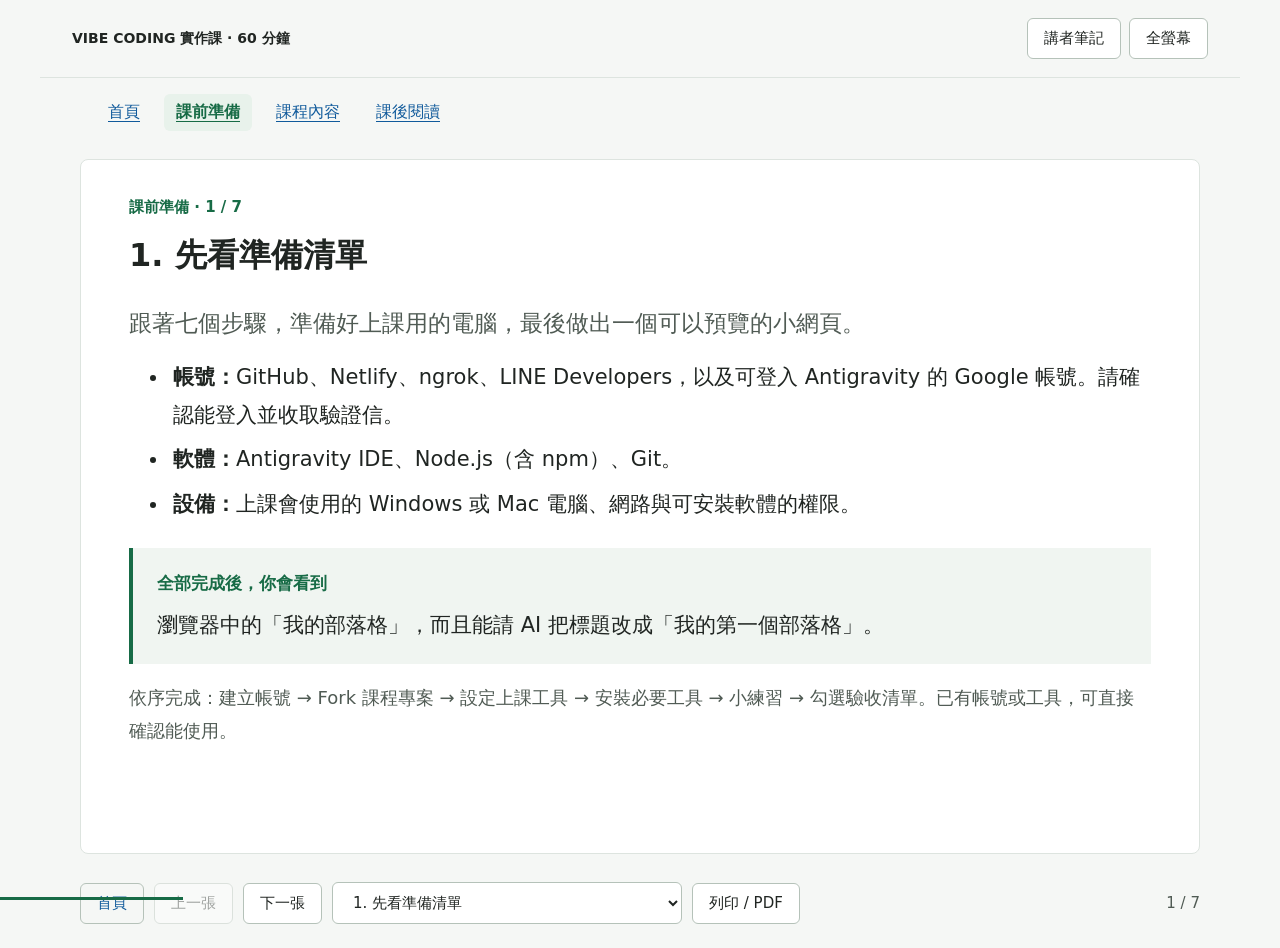
<file: preparation.html>
<!doctype html>
<html lang="zh-Hant">
<head>
<meta charset="utf-8">
<meta name="viewport" content="width=device-width,initial-scale=1">
<title>課前準備 · 用 Vibe Coding 做出會員留言部落格</title>
<link rel="stylesheet" href="assets/styles.css">
<script src="assets/slides.js" defer></script>
</head>
<body class="preparation-page">
<header><span>VIBE CODING 實作課 · 60 分鐘</span>
<div><button id="notes" aria-pressed="false">講者筆記</button> <button id="fullscreen">全螢幕</button></div>
</header>

<nav class="site-nav" aria-label="課程導覽"><a href="index.html">首頁</a><a href="preparation.html" aria-current="page">課前準備</a><a href="course.html">課程內容</a><a href="reading.html">課後閱讀</a></nav>

<main>

<section class="slide" id="preparation">
<div class="label">課前準備 · 1 / 7</div>
<h2>1. 先看準備清單</h2>
<p class="lead">跟著七個步驟，準備好上課用的電腦，最後做出一個可以預覽的小網頁。</p>
<ul>
<li><strong>帳號：</strong>GitHub、Netlify、ngrok、LINE Developers，以及可登入 Antigravity 的 Google 帳號。請確認能登入並收取驗證信。</li>
<li><strong>軟體：</strong>Antigravity IDE、Node.js（含 npm）、Git。</li>
<li><strong>設備：</strong>上課會使用的 Windows 或 Mac 電腦、網路與可安裝軟體的權限。</li>
</ul>
<div class="prompt"><b>全部完成後，你會看到</b>瀏覽器中的「我的部落格」，而且能請 AI 把標題改成「我的第一個部落格」。</div>
<p class="check">依序完成：建立帳號 → Fork 課程專案 → 設定上課工具 → 安裝必要工具 → 小練習 → 勾選驗收清單。已有帳號或工具，可直接確認能使用。</p>
</section>

<section class="slide">
<div class="label">課前準備 · 2 / 7</div>
<h2>2. 建立帳號：GitHub、Netlify、ngrok、LINE Developers</h2>
<div class="grid">
<div class="block"><h3>先建立 GitHub 帳號</h3>
<p>用途：存放你的網站程式與修改紀錄。</p>
<ol><li>開啟 <a href="https://github.com/signup" target="_blank" rel="noopener noreferrer">GitHub 註冊頁</a>，填寫帳號資料。</li><li>完成驗證信與畫面上的驗證。</li><li>登入後，開啟個人帳號選單，確認自己的使用者名稱。</li></ol>
<p class="check">完成條件：能登入 GitHub，並找得到自己的使用者名稱。</p></div>
<div class="block"><h3>再用 GitHub 登入 Netlify</h3>
<p>用途：把網站放上網，取得可以分享的網址。</p>
<ol><li>保持 GitHub 登入，開啟 <a href="https://app.netlify.com/signup" target="_blank" rel="noopener noreferrer">Netlify 註冊頁</a>。</li><li>選 GitHub；在授權頁確認是自己的帳號，再同意登入授權。</li><li>填寫初始設定；個人用途依自己的情況選填。遇到匯入專案，可先跳過。</li></ol>
<p class="check">完成條件：能進入 Netlify 管理頁面。網站部署會在課堂一起進行。</p></div></div>
<div class="grid">
<div class="block"><h3>準備 ngrok 帳號</h3>
<p>用途：把電腦上暫時執行的網站，透過 HTTPS 網址提供給 LINE Login 測試。</p>
<ol><li>開啟 <a href="https://login.ngrok.com/signup?grant_id=iamsog_3KRiWMG7hsKjf3g7XAyjWtCdvIK" target="_blank" rel="noopener noreferrer">ngrok 註冊頁</a>，建立帳號並完成驗證。</li><li>登入後確認能進入 ngrok 管理頁。課堂會再帶你安裝 ngrok，並設定自己的 authtoken。</li></ol>
<p class="check">完成條件：能登入 ngrok。authtoken 像密碼一樣保管，不要貼到公開網頁或傳給別人。</p></div>
<div class="block"><h3>準備 LINE Developers</h3>
<p>用途：建立 LINE Login 設定，讓網站能使用 LINE 帳號登入。</p>
<ol><li>開啟 <a href="https://developers.line.biz/en/" target="_blank" rel="noopener noreferrer">LINE Developers</a>，用自己的 LINE 帳號登入。</li><li>進入 <a href="https://developers.line.biz/console/" target="_blank" rel="noopener noreferrer">LINE Developers Console</a>，確認能看到管理畫面。</li></ol>
<p class="check">完成條件：能登入 Console。Provider、LINE Login Channel 與 Callback URL 會在課堂一起設定，現在不用先建立。</p></div>
</div>
<details><summary>畫面和教學不同，怎麼辦？</summary><p>若找不到跳過選項，或出現不確定的方案選擇，截下目前畫面並向講師求助，不必先完成部署。</p></details>
</section>

<section class="slide">
<div class="label">課前準備 · 3 / 7</div>
<h2>3. Fork 課程專案到自己的 GitHub</h2>
<p class="lead">Fork 就是在自己的 GitHub 帳號下建立一份專案副本。這一步用來確認你的帳號能登入並操作，副本保留作為課程教材。</p>
<h3>① 開啟老師的專案</h3>
<p>先登入自己的 GitHub，再開啟 <a href="https://github.com/mozTheFuzz/20261010-vibe-workshop" target="_blank" rel="noopener noreferrer">mozTheFuzz / 20261010-vibe-workshop</a>。</p>
<h3>② 選擇 Create a new fork</h3>
<p>找到頁面右上方的 <strong>Fork</strong>，點旁邊的下拉箭頭，再選 <strong>Create a new fork</strong>。若點 Fork 後直接進入建立畫面，就繼續下一步。</p>
<figure class="prep-screenshot">
<a href="assets/images/github-fork-menu.png" target="_blank" rel="noopener noreferrer"><img src="assets/images/github-fork-menu.png" alt="GitHub 專案右上方的 Fork 下拉選單，內有 Create a new fork 選項" loading="lazy"></a>
<figcaption>圖 1：在 Fork 選單中選擇 Create a new fork。點圖片可開啟原圖放大查看。</figcaption>
</figure>
<h3>③ 確認副本放在自己的帳號</h3>
<ol>
<li><strong>Owner：</strong>選擇你自己的 GitHub 帳號。</li>
<li><strong>Repository name：</strong>保留 <code>20261010-vibe-workshop</code>，方便跟著課程操作。</li>
<li><strong>Description：</strong>保留原本的說明即可。</li>
<li>保持勾選 <strong>Copy the main branch only</strong>。</li>
<li>點右下方綠色的 <strong>Create fork</strong>，等待建立完成。</li>
</ol>
<figure class="prep-screenshot">
<a href="assets/images/github-create-fork.png" target="_blank" rel="noopener noreferrer"><img src="assets/images/github-create-fork.png" alt="Create a new fork 表單，包含 Owner、Repository name、Description、Copy the main branch only 與綠色 Create fork 按鈕" loading="lazy"></a>
<figcaption>圖 2：Owner 要選自己的帳號，其餘保留預設，再按 Create fork。</figcaption>
</figure>
<h3>④ 確認 Fork 成功</h3>
<p>新頁面的專案擁有者應該是<strong>你自己的使用者名稱</strong>，網址會是 <code>github.com/你的使用者名稱/20261010-vibe-workshop</code>。</p>
<p class="check">完成條件：在自己的帳號下看得到專案檔案。把這個網址加入書籤，上課時會用到。</p>
<details><summary>已經 Fork 過，或出現同名專案？</summary><p>若已經有這個課程的 Fork，直接開啟自己的副本即可。若同名專案是其他作品，請保留它並向講師確認，不必刪除原有專案。</p></details>
<p class="check">Fork 是確認 GitHub 帳號已申請、能登入並操作的課前驗收。這份副本是課程教材；課前小練習在 <code>blog-class</code>，上課會另外建立 <code>my-first-blog</code> 資料夾與 Repository。</p>
</section>

<section class="slide">
<div class="label">課前準備 · 4 / 7</div>
<h2>4. 設定上課工具：Antigravity</h2>
<p>Antigravity 是開啟專案、和 AI 對話及修改網頁的工具。本課使用 <strong>Antigravity IDE</strong>。</p>
<p>先開啟 <a href="https://antigravity.google/download" target="_blank" rel="noopener noreferrer">官方下載頁</a>，找到 IDE，再展開自己電腦的步驟。</p>
<details><summary>我是 Windows：下載與安裝</summary>
<ol><li>開啟「設定 → 系統 → 關於」，查看「系統類型」：x64 選 x64，ARM64 選 ARM64。</li><li>下載對應的 IDE 安裝檔，開啟後依安裝程式完成安裝。</li><li>從開始選單開啟 Antigravity。</li></ol><div class="video-frame"><iframe src="https://www.youtube-nocookie.com/embed/L0rEJdU8fmA" title="Windows：安裝 Antigravity 教學影片" loading="lazy" referrerpolicy="strict-origin-when-cross-origin" allow="accelerometer; autoplay; clipboard-write; encrypted-media; gyroscope; picture-in-picture; web-share" allowfullscreen></iframe></div><p class="video-link"><a href="https://www.youtube.com/watch?v=L0rEJdU8fmA" target="_blank" rel="noopener noreferrer">在 YouTube 觀看 Windows 安裝示範</a></p></details>
<details><summary>我是 Mac：下載與安裝</summary>
<ol><li>開啟「Apple 選單 → 關於這台 Mac」，確認晶片：M 系列選 Apple Silicon，Intel 選 Intel。</li><li>下載對應的 IDE 安裝檔。若下載頁沒有支援你的電腦，先聯絡講師。</li><li>開啟下載檔，依畫面將應用程式放入「應用程式」，再開啟 Antigravity。</li></ol><div class="video-frame"><iframe src="https://www.youtube-nocookie.com/embed/P3u3w96lR7U" title="Mac：安裝 Antigravity 教學影片" loading="lazy" referrerpolicy="strict-origin-when-cross-origin" allow="accelerometer; autoplay; clipboard-write; encrypted-media; gyroscope; picture-in-picture; web-share" allowfullscreen></iframe></div><p class="video-link"><a href="https://www.youtube.com/watch?v=P3u3w96lR7U" target="_blank" rel="noopener noreferrer">在 YouTube 觀看 Mac 安裝示範</a></p></details>
<h3>安裝後，Windows / Mac 都做這四步</h3>
<ol><li>開啟 Antigravity，完成初始設定，按登入並在瀏覽器完成 Google 帳號驗證，再返回工具。</li><li>在桌面新增資料夾，命名為 <code>blog-class</code>。</li><li>在 Antigravity 選「Open Folder／開啟資料夾」，選取剛建立的 <code>blog-class</code>。若詢問是否信任，確認是自己的資料夾再繼續。</li><li>找到 AI 對話輸入框與模型選單。老師使用 Claude 示範；選單有 Claude 就選它，沒有時可先用可用的預設模型完成練習。</li></ol>
<p class="check">完成條件：已登入、已開啟 blog-class，且能使用 AI 對話輸入框。第 6 步再一起建立網頁。</p>
<details><summary>模型選單或登入遇到問題</summary><p>Claude 是此處可選的 AI 模型，新手不需要另選一套 Agent。可用模型依帳號而異；若完全無法對話，截下錯誤訊息提供給講師。</p><p><a href="https://antigravity.google/docs/models" target="_blank" rel="noopener noreferrer">官方模型說明</a></p></details>
</section>

<section class="slide">
<div class="label">課前準備 · 5 / 7</div>
<h2>5. 安裝必要工具：Node.js、Git</h2>
<p>Node.js 用來執行網站開發工具；Git 用來保存程式的修改版本。兩者都要安裝。</p>
<details><summary>我是 Windows：安裝與確認</summary>
<h3>先安裝 Node.js</h3><ol><li>開啟 <a href="https://nodejs.org/en/download" target="_blank" rel="noopener noreferrer">Node.js 下載頁</a>，選標有 LTS 的版本與 Windows。</li><li>依第 4 步查到的系統類型選架構，下載 <strong>.msi 安裝檔</strong>。</li><li>開啟安裝檔，保留 npm 與 PATH 預設選項並完成安裝。</li><li>從開始選單搜尋「命令提示字元」，開啟後逐行輸入，每行按 Enter：</li></ol>
<p><code>node -v</code><br><code>npm -v</code></p>
<p class="check">成功畫面：兩行各顯示一個版本號，而非「找不到指令」。</p>
<h3>再安裝 Git</h3><ol><li>開啟 <a href="https://git-scm.com/install/windows" target="_blank" rel="noopener noreferrer">Git for Windows 官方下載頁</a>，選符合系統類型的 Setup 安裝檔。</li><li>執行安裝程式；不確定的設定先保留預設值，完成安裝。</li><li>關閉並重新開啟命令提示字元，輸入 <code>git --version</code>。</li></ol>
<p class="check">成功畫面：出現 git version 與版本號。</p></details>
<details><summary>我是 Mac：安裝與確認</summary>
<h3>先安裝 Node.js</h3><ol><li>開啟 <a href="https://nodejs.org/en/download" target="_blank" rel="noopener noreferrer">Node.js 下載頁</a>，選標有 LTS 的版本與 macOS。</li><li>下載 <strong>.pkg 安裝檔</strong>，開啟後完成安裝。</li><li>按 Command + 空白鍵，搜尋「終端機」並開啟，逐行輸入，每行按 Enter：</li></ol>
<p><code>node -v</code><br><code>npm -v</code></p>
<p class="check">成功畫面：兩行各顯示一個版本號，而非 command not found。</p>
<h3>再確認 Git</h3><ol><li>在終端機輸入 <code>git --version</code>。若顯示版本號，已完成。</li><li>若系統提示安裝開發工具，按「安裝」並等候完成。若未出現提示且 Git 仍不可用，輸入 <code>xcode-select --install</code>。</li><li>安裝完成後重新開啟終端機，再輸入 <code>git --version</code>。</li></ol>
<p class="check">成功畫面：出現 git version 與版本號。參考 <a href="https://git-scm.com/install/mac" target="_blank" rel="noopener noreferrer">Git 官方 Mac 安裝指引</a>。</p></details>
<p class="check">全部完成後，關閉並重新開啟 Antigravity，讓工具讀取新的安裝結果。</p>
<details><summary>找不到指令／不懂版本名稱</summary><p>先關閉並重新開啟終端機與 Antigravity，再試一次。Windows 請使用「命令提示字元」；若使用 PowerShell 遇到 npm.ps1 限制，可改用 <code>npm.cmd -v</code>。</p><p>LTS 是長期支援版本；npm 會隨 Node.js 安裝，不必另外註冊帳號。Git 是本機軟體，與第 2 步的 GitHub 帳號分開。</p><p>仍失敗時，保留指令與完整錯誤畫面，依第 7 步向講師求助。</p></details>
</section>

<section class="slide">
<div class="label">課前準備 · 6 / 7</div>
<h2>6. 完成唯一的小練習</h2>
<p class="lead">建立「我的部落格」→ 在瀏覽器預覽 → 請 AI 修改標題。</p>
<ol><li>回到 Antigravity，確認目前開啟的是 <code>blog-class</code>。</li><li>在 AI 對話框貼上下面的第一段話，等它完成檔案。</li><li>照 AI 提供的步驟預覽，確認瀏覽器顯示「我的部落格」。</li><li>回到同一個 AI 對話，貼上第二段話；完成後重新整理網頁。</li></ol>
<div class="prompt"><b>第一次：建立網頁</b>請在目前的 blog-class 資料夾建立一個簡單的 index.html，頁面標題與主要標題都是「我的部落格」。只用 HTML 和 CSS，不需要額外套件。我是初學者，請完成檔案後，一步一步告訴我如何在瀏覽器預覽。</div>
<div class="prompt"><b>第二次：修改標題</b>請把剛才網頁的頁面標題與主要標題改成「我的第一個部落格」，並告訴我如何看到更新。</div>
<p class="check">完成條件：瀏覽器真的顯示新標題。請保留這個網頁與 <code>blog-class</code> 資料夾作為課前練習紀錄；上課將使用新的 <code>my-first-blog</code> 資料夾。</p>
<details><summary>AI 說完成了，但我沒看到網頁</summary><p>在同一個對話告訴 AI：「我目前看到的是＿＿＿。請確認檔案存在哪裡，並告訴我接下來要點哪裡才能預覽。」仍無法完成時，截下工具與瀏覽器畫面交給講師。</p></details>
</section>

<section class="slide">
<div class="label">課前準備 · 7 / 7</div>
<h2>7. 確認可以上課</h2>
<p>依實際完成情況勾選；尚未完成的項目，就是需要協助的地方。</p>
<fieldset class="prep-checklist"><legend>我的課前驗收清單</legend>
<label><input type="checkbox" id="prep-check-1"> 我能登入 GitHub，並找得到自己的使用者名稱。</label>
<label><input type="checkbox" id="prep-check-2"> 我能進入 Netlify 管理頁面。</label>
<label><input type="checkbox" id="prep-check-ngrok"> 我能登入 ngrok，並知道 authtoken 要保密。</label>
<label><input type="checkbox" id="prep-check-line"> 我能登入 LINE Developers Console。</label>
<label><input type="checkbox" id="prep-check-3"> 我已登入 Antigravity，能開啟 blog-class 並使用 AI 對話。</label>
<label><input type="checkbox" id="prep-check-4"> node -v 與 npm -v 都顯示版本號。</label>
<label><input type="checkbox" id="prep-check-5"> git --version 顯示版本號。</label>
<label><input type="checkbox" id="prep-check-6"> 瀏覽器顯示「我的第一個部落格」，我已完成建立與修改。</label>
<label><input type="checkbox" id="prep-check-fork"> 我的 GitHub 帳號下已有 20261010-vibe-workshop 的 Fork，並已保存網址。</label></fieldset>
<p class="check">勾選只供自己確認，不會傳送給講師；重新載入本頁後可能重設。</p>
<h3>卡住時，請向本課講師求助</h3>
<p>透過收到課程通知的原聯絡管道，提供下面三項資訊：</p>
<ul><li><strong>電腦：</strong>Windows 或 Mac。</li><li><strong>位置：</strong>卡在第幾步、剛才按了什麼或輸入了哪個指令。</li><li><strong>畫面：</strong>目前畫面與完整錯誤訊息截圖；請遮住密碼、驗證碼與個人資料。</li></ul>
<div class="prompt"><b>可以直接套用的求助訊息</b>老師您好，我用＿＿＿，卡在第＿＿＿步。我剛才＿＿＿，預期看到＿＿＿，實際出現＿＿＿。附件是目前的畫面，請協助我確認下一步。</div>
<p class="check">全部完成：上課帶著這台電腦與充電器，確認能連網，並保留登入狀態。</p>
<a class="section-link" href="course.html">準備完成，前往課程內容</a>
</section>

</main>

<footer><a class="section-link" href="index.html">首頁</a><button id="prev" aria-label="上一張">上一張</button><button id="next" aria-label="下一張">下一張</button><select id="jump" aria-label="選擇投影片"></select><button id="print">列印 / PDF</button><span id="counter" aria-live="polite"></span></footer>

<div id="progress"></div>
</body>
</html>
</file>
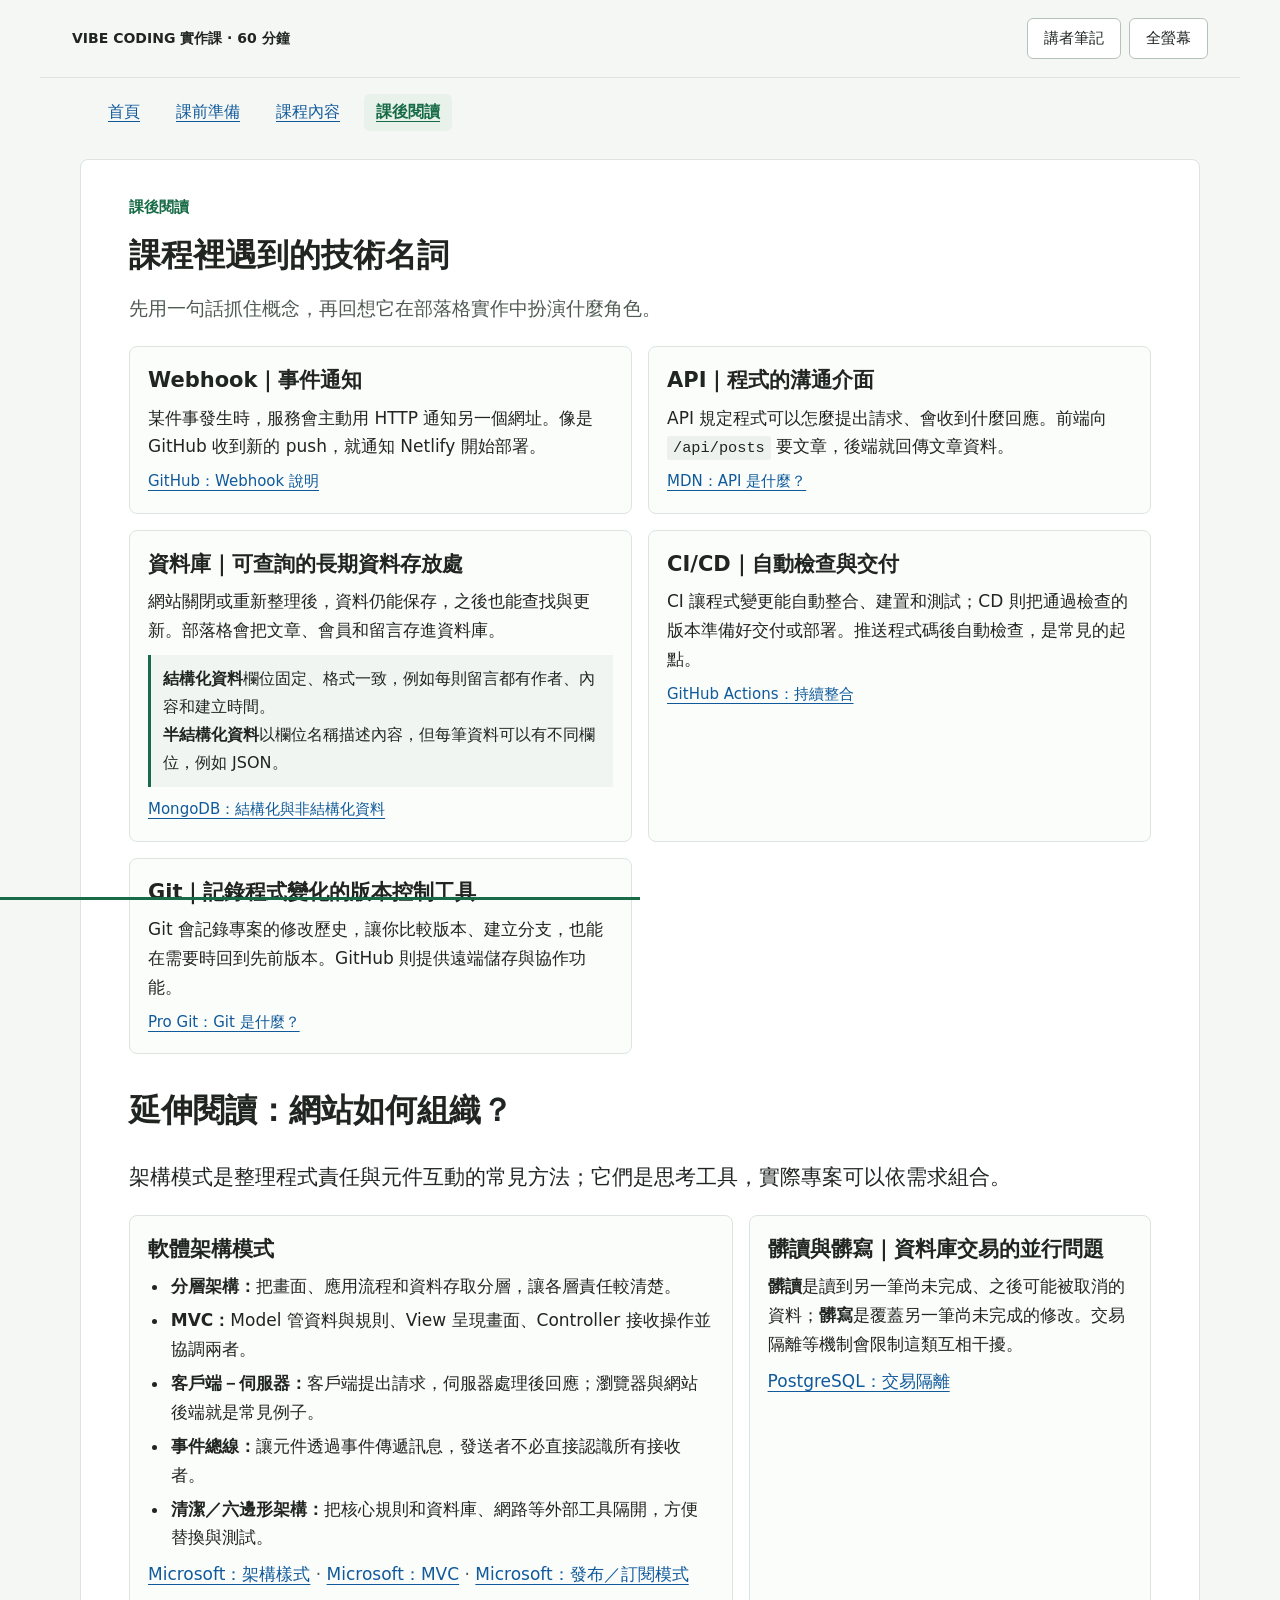
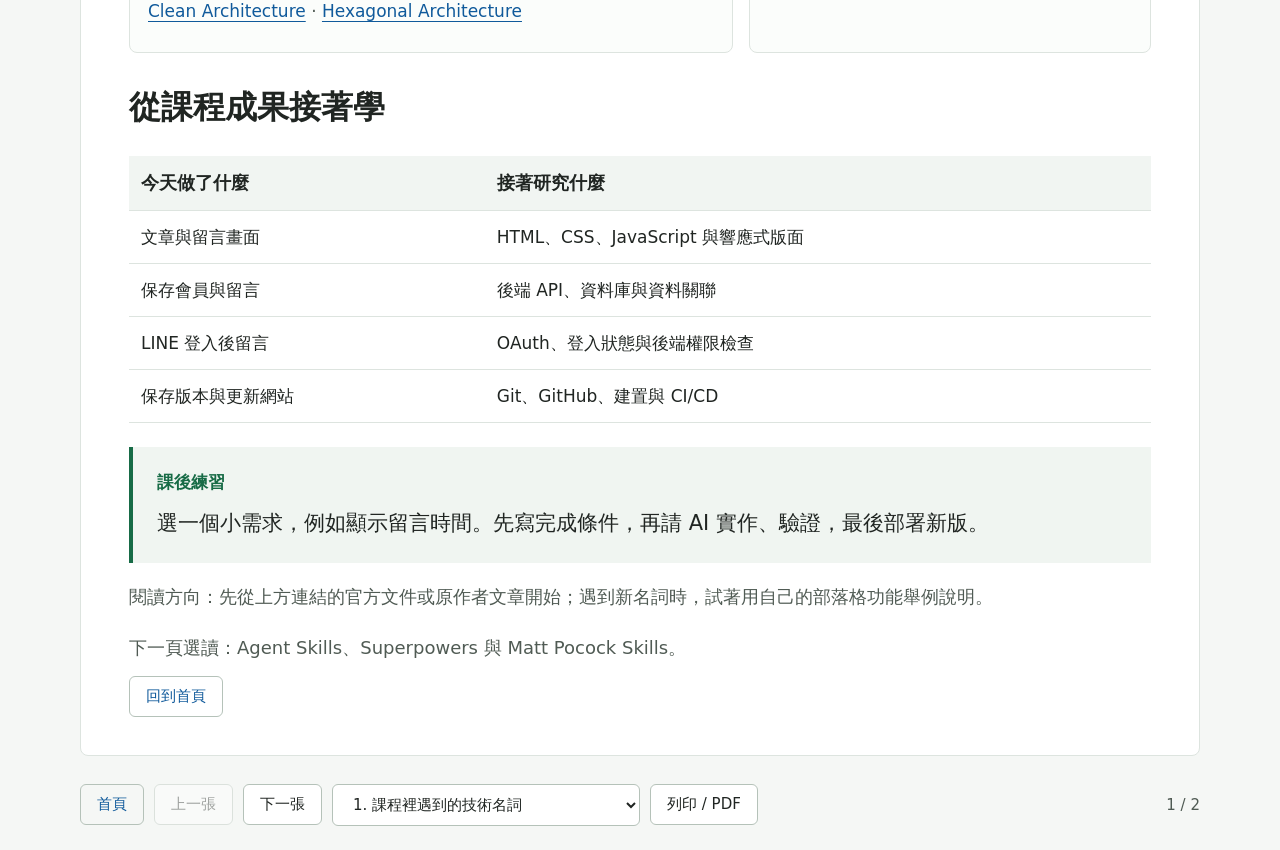
<file: reading.html>
<!doctype html>
<html lang="zh-Hant">
<head>
<meta charset="utf-8">
<meta name="viewport" content="width=device-width,initial-scale=1">
<title>課後閱讀 · 用 Vibe Coding 做出會員留言部落格</title>
<link rel="stylesheet" href="assets/styles.css">
<script src="assets/slides.js" defer></script>
</head>
<body >
<header><span>VIBE CODING 實作課 · 60 分鐘</span>
<div><button id="notes" aria-pressed="false">講者筆記</button> <button id="fullscreen">全螢幕</button></div>
</header>

<nav class="site-nav" aria-label="課程導覽"><a href="index.html">首頁</a><a href="preparation.html">課前準備</a><a href="course.html">課程內容</a><a href="reading.html" aria-current="page">課後閱讀</a></nav>

<main>

<section class="slide reading-page" id="reading">
<div class="label">課後閱讀</div>

<h2>課程裡遇到的技術名詞</h2>
<p class="lead">先用一句話抓住概念，再回想它在部落格實作中扮演什麼角色。</p>

<div class="reading-glossary">
<article class="reading-card">
<h3>Webhook｜事件通知</h3>
<p>某件事發生時，服務會主動用 HTTP 通知另一個網址。像是 GitHub 收到新的 push，就通知 Netlify 開始部署。</p>
<a href="https://docs.github.com/en/webhooks/about-webhooks" target="_blank" rel="noopener noreferrer">GitHub：Webhook 說明</a>
</article>
<article class="reading-card">
<h3>API｜程式的溝通介面</h3>
<p>API 規定程式可以怎麼提出請求、會收到什麼回應。前端向 <code>/api/posts</code> 要文章，後端就回傳文章資料。</p>
<a href="https://developer.mozilla.org/en-US/docs/Glossary/API" target="_blank" rel="noopener noreferrer">MDN：API 是什麼？</a>
</article>
<article class="reading-card">
<h3>資料庫｜可查詢的長期資料存放處</h3>
<p>網站關閉或重新整理後，資料仍能保存，之後也能查找與更新。部落格會把文章、會員和留言存進資料庫。</p>
<div class="reading-detail"><b>結構化資料</b>欄位固定、格式一致，例如每則留言都有作者、內容和建立時間。<br><b>半結構化資料</b>以欄位名稱描述內容，但每筆資料可以有不同欄位，例如 JSON。</div>
<a href="https://www.mongodb.com/resources/basics/unstructured-data/structured-vs-unstructured" target="_blank" rel="noopener noreferrer">MongoDB：結構化與非結構化資料</a>
</article>
<article class="reading-card">
<h3>CI/CD｜自動檢查與交付</h3>
<p>CI 讓程式變更能自動整合、建置和測試；CD 則把通過檢查的版本準備好交付或部署。推送程式碼後自動檢查，是常見的起點。</p>
<a href="https://docs.github.com/en/actions/get-started/continuous-integration" target="_blank" rel="noopener noreferrer">GitHub Actions：持續整合</a>
</article>
<article class="reading-card">
<h3>Git｜記錄程式變化的版本控制工具</h3>
<p>Git 會記錄專案的修改歷史，讓你比較版本、建立分支，也能在需要時回到先前版本。GitHub 則提供遠端儲存與協作功能。</p>
<a href="https://git-scm.com/book/zh-tw/v2/開始-Git-是什麼？" target="_blank" rel="noopener noreferrer">Pro Git：Git 是什麼？</a>
</article>
</div>

<h2 class="reading-section-title">延伸閱讀：網站如何組織？</h2>
<p>架構模式是整理程式責任與元件互動的常見方法；它們是思考工具，實際專案可以依需求組合。</p>
<div class="reading-topics">
<article class="reading-topic">
<h3>軟體架構模式</h3>
<ul>
<li><b>分層架構：</b>把畫面、應用流程和資料存取分層，讓各層責任較清楚。</li>
<li><b>MVC：</b>Model 管資料與規則、View 呈現畫面、Controller 接收操作並協調兩者。</li>
<li><b>客戶端－伺服器：</b>客戶端提出請求，伺服器處理後回應；瀏覽器與網站後端就是常見例子。</li>
<li><b>事件總線：</b>讓元件透過事件傳遞訊息，發送者不必直接認識所有接收者。</li>
<li><b>清潔／六邊形架構：</b>把核心規則和資料庫、網路等外部工具隔開，方便替換與測試。</li>
</ul>
<p class="reading-links"><a href="https://learn.microsoft.com/en-us/azure/architecture/guide/architecture-styles" target="_blank" rel="noopener noreferrer">Microsoft：架構樣式</a> · <a href="https://learn.microsoft.com/en-us/aspnet/core/mvc/overview?view=aspnetcore-7.0" target="_blank" rel="noopener noreferrer">Microsoft：MVC</a> · <a href="https://learn.microsoft.com/en-us/azure/architecture/patterns/publisher-subscriber" target="_blank" rel="noopener noreferrer">Microsoft：發布／訂閱模式</a></p>
<p class="reading-links"><a href="https://blog.cleancoder.com/uncle-bob/2012/08/13/the-clean-architecture.html" target="_blank" rel="noopener noreferrer">Clean Architecture</a> · <a href="https://alistair.cockburn.us/hexagonal-architecture" target="_blank" rel="noopener noreferrer">Hexagonal Architecture</a></p>
</article>
<article class="reading-topic">
<h3>髒讀與髒寫｜資料庫交易的並行問題</h3>
<p><b>髒讀</b>是讀到另一筆尚未完成、之後可能被取消的資料；<b>髒寫</b>是覆蓋另一筆尚未完成的修改。交易隔離等機制會限制這類互相干擾。</p>
<p class="reading-links"><a href="https://www.postgresql.org/docs/current/transaction-iso.html" target="_blank" rel="noopener noreferrer">PostgreSQL：交易隔離</a></p>
</article>
</div>

<h2 class="reading-section-title">從課程成果接著學</h2>
<table>
<thead><tr><th>今天做了什麼</th><th>接著研究什麼</th></tr></thead>
<tbody>
<tr><td>文章與留言畫面</td><td>HTML、CSS、JavaScript 與響應式版面</td></tr>
<tr><td>保存會員與留言</td><td>後端 API、資料庫與資料關聯</td></tr>
<tr><td>LINE 登入後留言</td><td>OAuth、登入狀態與後端權限檢查</td></tr>
<tr><td>保存版本與更新網站</td><td>Git、GitHub、建置與 CI/CD</td></tr>
</tbody>
</table>

<div class="prompt"><b>課後練習</b>選一個小需求，例如顯示留言時間。先寫完成條件，再請 AI 實作、驗證，最後部署新版。</div>

<p class="check">閱讀方向：先從上方連結的官方文件或原作者文章開始；遇到新名詞時，試著用自己的部落格功能舉例說明。</p>
<p class="check">下一頁選讀：Agent Skills、Superpowers 與 Matt Pocock Skills。</p>
<a class="section-link" href="index.html">回到首頁</a></section>

<section class="slide">
<h2>選讀：你的 Agent 有沒有超能力？</h2>
<p class="check">完成課堂實作後再閱讀。本課跟做使用 Antigravity；以下 Claude Code 與 Skills 是可另外探索的工具，不是上課必裝項目。</p>
<p class="lead">Agent Skills 像是替 AI 加上專長與工作方法。下面兩個資源代表不同路線，可以先看介紹，再挑適合自己的。</p>
<div class="grid">
<div class="block skill-route skill-route--superpowers">
<h3>路線一｜Superpowers</h3>
<p>完整的開發方法與流程：先釐清需求、整理計畫，再逐步實作、測試與檢查。</p>
<p><a href="https://github.com/obra/superpowers" target="_blank" rel="noopener noreferrer">查看 obra/superpowers</a></p>
</div>
<div class="block skill-route skill-route--matt">
<h3>路線二｜Matt Pocock Skills</h3>
<p>一組小型、可調整及組合的工程技能，依需要挑選加入 Agent 的工作方式。</p>
<p><a href="https://github.com/mattpocock/skills" target="_blank" rel="noopener noreferrer">查看 mattpocock/skills</a></p>
</div>
</div>
<p class="check">它們是兩種技能資源的取向，不是互斥的 Agent 陣營。初學時先理解概念即可；安裝方式會依使用的 Agent 而不同。</p>
<h3>延伸影片</h3>
<div class="video-frame skill-video"><iframe src="https://www.youtube-nocookie.com/embed/RkWlEkPkxXo?start=112" title="Agent Skills 延伸影片，從 1 分 52 秒開始" loading="lazy" referrerpolicy="strict-origin-when-cross-origin" allow="accelerometer; autoplay; clipboard-write; encrypted-media; gyroscope; picture-in-picture; web-share" allowfullscreen></iframe></div>
<p class="video-link"><a href="https://www.youtube.com/watch?v=RkWlEkPkxXo&amp;t=112s" target="_blank" rel="noopener noreferrer">在 YouTube 從 1:52 開始觀看延伸影片</a></p>
<div class="prompt"><strong>選讀示範：Claude Code + Superpowers</strong>
<p>若你已另行安裝並登入 Claude Code，可在其中執行以下外掛指令：</p>
<pre><code>/plugin install superpowers@claude-plugins-official</code></pre>
<p class="check">安裝完成後重新啟動 Claude Code，開啟新對話試用。這是課後練習，不影響課堂原本的 Antigravity 操作。</p>
</div>
</section>

</main>

<footer><a class="section-link" href="index.html">首頁</a><button id="prev" aria-label="上一張">上一張</button><button id="next" aria-label="下一張">下一張</button><select id="jump" aria-label="選擇投影片"></select><button id="print">列印 / PDF</button><span id="counter" aria-live="polite"></span></footer>

<div id="progress"></div>
</body>
</html>
</file>
<file: assets/styles.css>
:root{--ink:#202522;--muted:#505b54;--green:#176b46;--paper:#ffffff;--line:#dde4df}
*{box-sizing:border-box}body{margin:0;background:#f5f7f5;color:var(--ink);font-family:system-ui,"Noto Sans TC","Microsoft JhengHei",sans-serif;letter-spacing:0}
header{max-width:1200px;margin:auto;min-height:72px;padding:18px 32px;display:flex;align-items:center;justify-content:space-between;gap:20px;border-bottom:1px solid var(--line);font-size:14px}
header>span{font-weight:700}header>div{display:flex;gap:8px}
button,select{font:inherit;font-size:15px;padding:10px 16px;border:1px solid #b5c2b9;border-radius:6px;background:white;color:var(--ink);cursor:pointer}
button:hover{background:#edf3ef;border-color:var(--green)}button:disabled{opacity:.4;cursor:default}
button:focus-visible,select:focus-visible,a:focus-visible,input:focus-visible{outline:3px solid var(--green);outline-offset:3px}
button[aria-pressed="true"]{background:#e8f2eb}
main{max-width:1120px;margin:28px auto;min-height:calc(100vh - 205px);padding:38px 48px;background:white;border:1px solid var(--line);border-radius:8px}
.slide{display:none}.slide.active{display:block}
.label{font-size:15px;font-weight:700;color:var(--green);margin-bottom:16px}
h1{font-size:42px;line-height:1.35;margin:0 0 16px;letter-spacing:0}
h2{font-size:32px;line-height:1.4;margin:0 0 26px;letter-spacing:0}
h3{font-size:23px;line-height:1.45;margin:0 0 10px}
p,li{font-size:21px;line-height:1.8}p{margin:12px 0}ol{padding-left:1.6em}li{padding-left:4px;margin:7px 0}
.lead{font-size:23px;line-height:1.7;color:var(--muted)}
.grid{display:grid;grid-template-columns:1fr 1fr;gap:36px;margin:22px 0}.three{grid-template-columns:repeat(3,1fr);gap:28px}
.block{min-width:0;border-top:2px solid #d3dfd6;padding-top:18px}
.flow{display:grid;grid-template-columns:repeat(4,1fr);gap:22px;margin:28px 0}.flow>div{min-width:0;border-top:2px solid #d3dfd6;padding-top:16px}
.flow strong{display:block;font-size:23px;line-height:1.5}.flow small{display:block;font-size:18px;line-height:1.65;color:var(--muted);margin-top:8px}
.prompt{background:#f0f5f1;border-left:4px solid var(--green);padding:20px 24px;margin-top:24px;font-size:21px;line-height:1.8}
.prompt b{display:block;font-size:17px;color:var(--green);margin-bottom:8px}
.check{font-size:18px;line-height:1.8;color:var(--muted);margin-top:18px}
.note{display:none;margin-top:26px;padding-top:18px;border-top:1px dashed #b5c2b9;color:var(--muted);font-size:17px;line-height:1.8;overflow-wrap:anywhere}
body.notes .slide.active .note{display:block}
a{color:#105a9b;text-decoration:underline;text-underline-offset:4px;overflow-wrap:anywhere}
code{font-size:.9em;background:#edf1ed;padding:3px 6px;border-radius:3px;overflow-wrap:anywhere}
table{width:100%;border-collapse:collapse;font-size:20px}td,th{padding:15px 14px;text-align:left;line-height:1.65;border-bottom:1px solid var(--line);overflow-wrap:anywhere}th{font-size:18px;background:#f1f5f2;color:var(--ink)}
footer{max-width:1120px;margin:0 auto;padding:0 0 24px;display:flex;align-items:center;gap:10px;flex-wrap:wrap}
#jump{max-width:350px;min-width:0}#counter{margin-left:auto;font-size:15px;color:var(--muted);font-variant-numeric:tabular-nums}
#progress{height:3px;background:var(--green);position:fixed;bottom:0;left:0}
#home{max-width:850px;margin:auto;padding:12px 0}#home .lead{margin-bottom:32px}
#home .grid{display:block;border-top:1px solid var(--line);margin:0}
#home .block{border-top:0;border-bottom:1px solid var(--line);padding:24px 0;display:grid;grid-template-columns:1fr auto;column-gap:28px;align-items:center}
#home .block h3{grid-column:1;margin:0;font-size:24px}
#home .block p{grid-column:1;font-size:18px;color:var(--muted);margin:6px 0 0}
#home .block .section-link{grid-column:2;grid-row:1 / span 2;background:var(--green);color:white;border-color:var(--green);min-width:120px}
#home .block .section-link:hover{background:#105235}
body.home-view footer,body.home-view #progress,body.home-view header>div{display:none}
@media(max-width:1150px){main{margin:24px;max-width:none}footer{margin:0 24px}}
@media(max-width:760px){header{padding:16px 20px;align-items:flex-start;font-size:13px}header>div{flex-wrap:wrap;justify-content:flex-end}header button{font-size:13px;padding:8px 10px}main{margin:16px;padding:26px 22px;min-height:calc(100vh - 210px)}h1{font-size:32px}h2{font-size:27px}h3{font-size:22px}p,li,.lead{font-size:19px}.grid,.three,.flow{grid-template-columns:1fr;gap:22px}.prompt{font-size:19px;padding:18px}.check{font-size:17px}table{font-size:17px}td,th{padding:12px 8px}th{font-size:16px}footer{margin:0 16px;gap:8px}footer button,footer select{padding:9px 11px;font-size:13px}#jump{max-width:240px;flex:1}#home .block{grid-template-columns:1fr;gap:10px;padding:22px 0}#home .block h3,#home .block p,#home .block .section-link{grid-column:1;grid-row:auto}#home .block .section-link{justify-self:start;margin-top:8px}#home .block p{margin:0}#home .lead{margin-bottom:24px}}
@media print{header,footer,#progress,button[data-target]{display:none!important}body{background:white}main{border:0;margin:0;padding:0;max-width:none}.slide{display:block!important;break-after:page;padding:24px}.note{display:none!important}h1{font-size:34px}h2{font-size:28px}p,li,.prompt{font-size:18px}@page{size:A4 landscape;margin:12mm}}
.video-frame{width:100%;aspect-ratio:16/9;background:#eef2ef;margin:16px 0;border-radius:6px;overflow:hidden}.video-frame iframe{display:block;width:100%;height:100%;border:0}.video-link{font-size:17px;line-height:1.6}@media print{.video-frame{display:none}}

.site-nav{max-width:1120px;margin:16px auto;display:flex;gap:12px;flex-wrap:wrap;padding:0 16px;font-size:16px}
.site-nav a{padding:8px 12px;border-radius:6px}.site-nav a[aria-current="page"]{background:#e8f2eb;color:var(--green);font-weight:700}
.section-link{display:inline-block;font-size:15px;padding:10px 16px;border:1px solid #b5c2b9;border-radius:6px;text-decoration:none;text-align:center}
@media print{.site-nav,.section-link{display:none!important}}

/* Preparation guide: keep supplementary instructions out of the main flow. */
.preparation-page details{margin:16px 0;padding:16px 20px;border:1px solid var(--line);border-radius:6px}
.preparation-page summary{cursor:pointer;font-size:20px;font-weight:700;line-height:1.6}
.preparation-page summary:focus-visible{outline:3px solid var(--green);outline-offset:3px}
.preparation-page h3{margin-top:24px}
.prep-checklist{border:1px solid var(--line);border-radius:6px;padding:20px;margin:24px 0}
.prep-checklist legend{font-size:20px;font-weight:700;padding:0 8px}
.prep-checklist label{display:flex;align-items:flex-start;gap:12px;font-size:20px;line-height:1.7;padding:10px 0;cursor:pointer}
.prep-checklist input{width:20px;height:20px;flex-shrink:0;margin-top:7px;accent-color:var(--green)}
@media print{.preparation-page details::details-content{display:block}.prep-checklist{break-inside:avoid}}

.prep-screenshot{margin:24px 0}
.prep-screenshot img{display:block;width:100%;height:auto;border:1px solid var(--line);border-radius:6px}
.prep-screenshot figcaption{margin-top:10px;font-size:16px;line-height:1.7;color:var(--muted)}
@media print{.prep-screenshot{break-inside:avoid}}

.visually-hidden{position:absolute;width:1px;height:1px;padding:0;margin:-1px;overflow:hidden;clip-path:inset(50%);white-space:nowrap;border:0}
.course-illustration{margin:0}
.course-illustration img{display:block;width:100%;height:auto}
.course-illustration figcaption{margin-top:12px;font-size:17px;line-height:1.7;color:var(--muted)}

/* A single column preserves the workshop's top-to-bottom execution order. */
.task-roadmap{list-style:none;padding:0;margin:28px 0;display:flex;flex-direction:column;gap:30px}
.task-card{--task-accent:#176b46;--task-tint:#edf7ef;position:relative;display:grid;grid-template-columns:52px minmax(0,1fr);gap:18px;margin:0;padding:22px;border:1px solid var(--line);border-left:4px solid var(--task-accent);border-radius:12px;background:white}
.task-card--comment{--task-accent:#226b9b;--task-tint:#edf6fc}
.task-card--member{--task-accent:#856015;--task-tint:#fff7df}
.task-card:not(:last-child)::after{content:"↓";position:absolute;left:34px;bottom:-30px;height:30px;line-height:30px;font-size:23px;color:var(--muted)}
.task-number{display:flex;align-items:center;justify-content:center;width:52px;height:52px;border-radius:50%;background:var(--task-tint);color:var(--task-accent);font-size:24px;font-weight:800;font-variant-numeric:tabular-nums}
.task-category{display:inline-block;font-size:14px;line-height:1.5;font-weight:700;color:var(--task-accent);margin-bottom:6px}
.task-content h3{margin:0 0 6px;font-size:23px}
.task-content p{margin:0;font-size:18px;line-height:1.75}
.task-content .task-done{margin-top:12px;padding:10px 14px;border-radius:6px;background:var(--task-tint);font-size:17px}
.task-done strong{color:var(--task-accent)}
@media(max-width:760px){.task-card{grid-template-columns:38px minmax(0,1fr);gap:12px;padding:16px 12px}.task-number{width:38px;height:38px;font-size:20px}.task-content h3{font-size:21px}.task-content p{font-size:17px}.task-card:not(:last-child)::after{left:22px}.task-content .task-done{padding:10px;font-size:16px}}
@media print{.task-card{break-inside:avoid}.task-roadmap{gap:20px}.task-card:not(:last-child)::after{bottom:-20px;height:20px;line-height:20px}}

.task-table-wrap{overflow-x:auto;margin:24px 0;border:1px solid var(--line);border-radius:10px}
.task-table-wrap:focus-visible{outline:3px solid var(--green);outline-offset:3px}
.task-responsibilities{min-width:680px;font-size:18px}
.task-responsibilities tbody th{background:white;width:22%;font-weight:700}
.task-responsibilities td{vertical-align:top}
.task-responsibilities tbody tr:last-child>*{border-bottom:0}
.task-ref{display:inline-block;padding:7px 10px;border-radius:6px;font-size:17px;line-height:1.5}
.task-ref--article{color:#176b46;background:#edf7ef}
.task-ref--comment{color:#226b9b;background:#edf6fc}
.task-ref--member{color:#856015;background:#fff7df}
@media print{.task-table-wrap{overflow:visible}.task-responsibilities{min-width:0}}

.responsibility-diagram{margin:28px 0;padding:20px;border:1px solid var(--line);border-radius:10px;background:#fafcfb}
.mermaid-output svg{display:block;max-width:100%;height:auto;margin:auto}
.responsibility-diagram figcaption{font-size:17px;line-height:1.7;color:var(--muted);margin-top:14px}
.diagram-fallback{font-size:18px}
.skill-route{border-top:4px solid var(--green);padding:18px;border-radius:8px;background:#f8fbf8}
.skill-route--matt{border-color:#226b9b;background:#f7faff}
.skill-route h3{margin:0 0 10px}
.skill-route p{font-size:18px}
.skill-video{max-width:760px}

.markdown-prompt{max-height:58vh;overflow:auto;margin:12px 0 0;padding:20px 22px;border-radius:6px;background:#f7f9f7;color:var(--ink);font:16px/1.75 ui-monospace,SFMono-Regular,Menlo,monospace;white-space:pre-wrap;overflow-wrap:anywhere;user-select:text}
.markdown-prompt code{font:inherit;background:none;padding:0}
.command-line{max-width:100%;margin:14px 0;padding:16px 20px;border:1px solid var(--line);border-radius:6px;background:#f7f9f7;font:16px/1.75 ui-monospace,SFMono-Regular,Menlo,monospace;white-space:pre-wrap;overflow-wrap:anywhere}
.command-line code{font:inherit;background:none;padding:0}
.lesson-help{margin:18px 0;padding:16px 20px;border:1px solid var(--line);border-radius:8px}
.lesson-help summary{font-size:19px;font-weight:700;line-height:1.6;cursor:pointer}
.lesson-help p,.lesson-help li{font-size:18px}
.environment-table{min-width:680px;font-size:18px}
.environment-table th,.environment-table td{vertical-align:top}
.environment-table th[scope="row"]{width:28%;font-size:17px;background:#fafcfb}
.environment-table th[scope="row"] code{font-size:14px}
@media print{.lesson-help::details-content{display:block}.environment-table{min-width:0}.command-line{break-inside:avoid}}
.repo-screenshot{margin:22px 0}
.repo-screenshot img{display:block;width:100%;height:auto;border:1px solid var(--line);border-radius:8px}
.repo-screenshot figcaption{margin-top:10px;font-size:16px;line-height:1.7;color:var(--muted)}
@media print{.repo-screenshot{break-inside:avoid}}
.next-step{padding:22px;border:1px solid var(--line);border-top:4px solid var(--green);border-radius:10px;background:#fbfdfb}
.next-step--line{border-top-color:#226b9b;background:#f8fbfe}
.next-step-number{display:inline-block;margin-bottom:10px;padding:5px 9px;border-radius:999px;background:#edf7ef;color:#176b46;font-size:15px;font-weight:700}
.next-step--line .next-step-number{background:#edf6fc;color:#226b9b}
.next-step h3{margin-bottom:8px}
.next-step p,.next-step li{font-size:18px}
.next-step code{white-space:nowrap}
.netlify-screenshot{max-width:1100px;margin:20px auto 32px}
.netlify-screenshot img{max-height:75vh;object-fit:contain;object-position:left top;background:#101318}
.slide h4{font-size:20px;line-height:1.5;margin:18px 0 6px}
.conclusion-intro{display:grid;grid-template-columns:minmax(220px,.8fr) minmax(0,1.2fr);gap:24px;align-items:center;margin:8px 0 28px;padding:20px 24px;border-left:4px solid var(--green);border-radius:8px;background:#f0f5f1}
.conclusion-intro p{margin:0;font-size:18px;line-height:1.7}
.conclusion-toy{font-size:30px;line-height:1.3;margin:0 0 6px;color:var(--green)}
.conclusion-heading{margin:0 0 16px!important}
.conclusion-grid{display:grid;grid-template-columns:repeat(3,minmax(0,1fr));gap:16px;align-items:stretch}
.conclusion-card{min-width:0;padding:18px;border:1px solid var(--line);border-top:3px solid var(--green);border-radius:8px;background:#fbfdfb}
.conclusion-card h4{margin:0 0 10px;color:var(--green)}
.conclusion-card p,.conclusion-card li{font-size:16px;line-height:1.65}
.conclusion-card p{margin:8px 0}
.conclusion-card ul{padding-left:1.2em;margin:8px 0}
.conclusion-close{margin-top:22px;padding:16px 20px;border-radius:8px;background:#e8f2eb;font-size:19px;line-height:1.7}
@media(max-width:900px){.conclusion-grid{grid-template-columns:1fr 1fr}.conclusion-grid .conclusion-card:first-child{grid-column:1/-1}}
@media(max-width:760px){.conclusion-intro,.conclusion-grid{grid-template-columns:1fr}.conclusion-grid .conclusion-card:first-child{grid-column:auto}.conclusion-intro{gap:12px;padding:18px}}
.line-screenshot{max-width:920px;margin:22px auto 30px}
.line-screenshot img{display:block;width:100%;max-height:68vh;object-fit:contain;object-position:left top;border:1px solid var(--line);border-radius:6px}
.line-screenshot figcaption{margin-top:10px;font-size:17px;line-height:1.7;color:var(--muted)}
@media print{.line-screenshot{break-inside:avoid}}

.reading-page .lead{margin-top:-12px;margin-bottom:22px;font-size:19px}
.reading-glossary{display:grid;grid-template-columns:repeat(2,minmax(0,1fr));gap:16px;margin:20px 0 34px}
.reading-card,.reading-topic{min-width:0;padding:18px;border:1px solid var(--line);border-radius:8px;background:#fbfdfb}
.reading-card h3,.reading-topic h3{margin:0 0 8px;font-size:21px}
.reading-card p,.reading-topic p,.reading-topic li{font-size:17px;line-height:1.7}
.reading-card p,.reading-topic p{margin:8px 0}
.reading-card a,.reading-links{font-size:15px;line-height:1.7}
.reading-detail{margin:10px 0;padding:10px 12px;border-left:3px solid var(--green);background:#f0f5f1;font-size:16px;line-height:1.75}
.reading-section-title{margin-top:32px}
.reading-topics{display:grid;grid-template-columns:minmax(0,1.5fr) minmax(250px,1fr);gap:16px;margin:18px 0 28px}
.reading-topic ul{margin:8px 0;padding-left:1.3em}
.reading-topic li{margin:5px 0;padding-left:2px}
.reading-links{color:var(--muted)}
.reading-page table{font-size:17px}
.reading-page td,.reading-page th{padding:12px}
@media(max-width:760px){.reading-glossary,.reading-topics{grid-template-columns:1fr}.reading-card,.reading-topic{padding:16px}.reading-card p,.reading-topic p,.reading-topic li{font-size:16px}}
@media print{.reading-card,.reading-topic{break-inside:avoid}.reading-glossary,.reading-topics{gap:10px}.reading-card,.reading-topic{padding:12px}}
.workflow-switch{display:flex;align-items:center;gap:8px;flex-wrap:wrap;margin:-8px 0 22px;padding-bottom:14px;border-bottom:1px solid var(--line);color:var(--muted);font-size:15px}.workflow-switch span{margin-right:4px;font-weight:700}.workflow-switch button{padding:8px 13px;font-size:15px}.workflow-switch button[aria-pressed="true"]{background:var(--green);border-color:var(--green);color:white}.agent-friendly{margin:0 0 24px}.agent-label{margin:0;color:var(--green);font-size:21px;font-weight:700}.agent-hint{margin:4px 0 10px;color:var(--muted);font-size:17px}.agent-prompt{white-space:pre-wrap;overflow-wrap:anywhere;margin:0;padding:18px 20px;border:1px solid #d6e4d9;border-left:4px solid var(--green);border-radius:6px;background:#f5f8f5;font-size:17px;line-height:1.7}.agent-prompt code{padding:0;background:transparent;font-size:inherit}.manual-execution{display:none}.workflow-slide.manual-mode .agent-friendly{display:none}.workflow-slide.manual-mode .manual-execution{display:block}
@media(max-width:760px){.workflow-switch{margin-top:0}.workflow-switch button{font-size:14px;padding:8px 10px}.agent-prompt{font-size:16px;padding:14px}.agent-hint{font-size:16px}}
.overview-learning{margin:0 0 14px;padding:14px 18px;border-left:4px solid var(--green);background:#f5f8f5}.overview-learning p{margin:0}.overview-learning p+p{display:flex;gap:12px;flex-wrap:wrap;margin-top:6px}.overview-learning a{font-weight:700}.overview-video{max-width:760px;margin:0 0 24px}.overview-video .video-frame{margin:0}
.course-overview h2{margin:0 0 12px}.course-overview>.lead{max-width:900px;margin:0 0 24px}.overview-kicker{margin:0 0 10px;color:var(--green);font-size:16px;font-weight:700;letter-spacing:.08em;text-transform:uppercase}.overview-route{display:grid;grid-template-columns:1fr;gap:12px;margin:24px 0}.overview-stage{display:grid;grid-template-columns:42px minmax(0,1fr);gap:14px;align-items:start;padding:14px 18px;border:1px solid #e0e7e1;border-radius:8px;background:#fff}.overview-number{display:grid;place-items:center;width:38px;height:38px;border-radius:50%;background:#e9f4ec;color:var(--green);font-size:20px;font-weight:700}.overview-stage h3{margin:0 0 5px;font-size:21px}.overview-stage p,.overview-outcomes p{margin:0;font-size:17px;line-height:1.6;color:var(--muted)}.overview-outcomes{display:grid;grid-template-columns:1fr 1fr;gap:14px}.overview-outcomes>div{padding:15px 18px;border-left:3px solid var(--green);background:#f5f8f5}.overview-outcomes>div+div{border-left-color:#89978d}.overview-outcomes strong{display:block;margin-bottom:4px}.overview-roles{margin:18px 0 0;font-size:16px;color:var(--muted)}.overview-roles strong{color:var(--ink)}
@media(max-width:760px){.overview-route,.overview-outcomes{grid-template-columns:1fr}.overview-stage{padding:15px}.overview-stage h3{font-size:19px}.overview-stage p,.overview-outcomes p{font-size:16px}.overview-roles{font-size:15px;line-height:1.7}}
</file>
